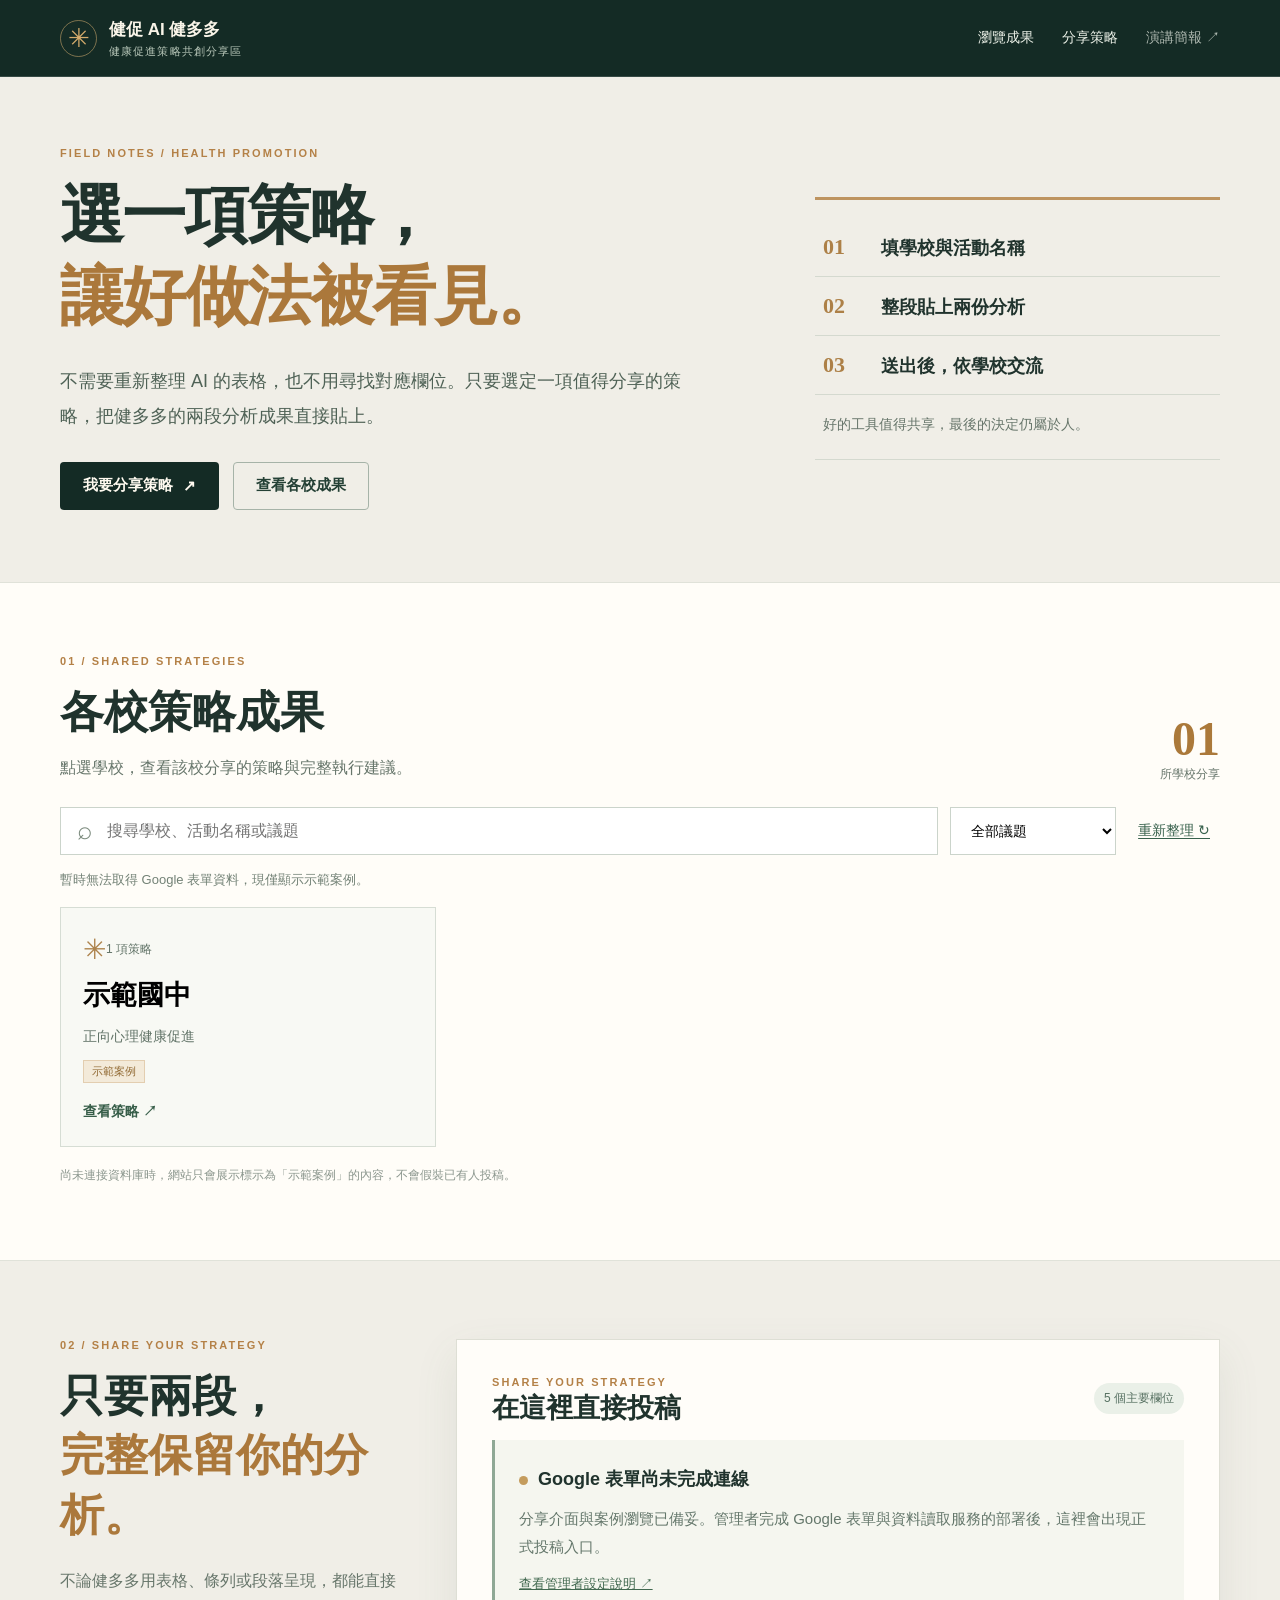
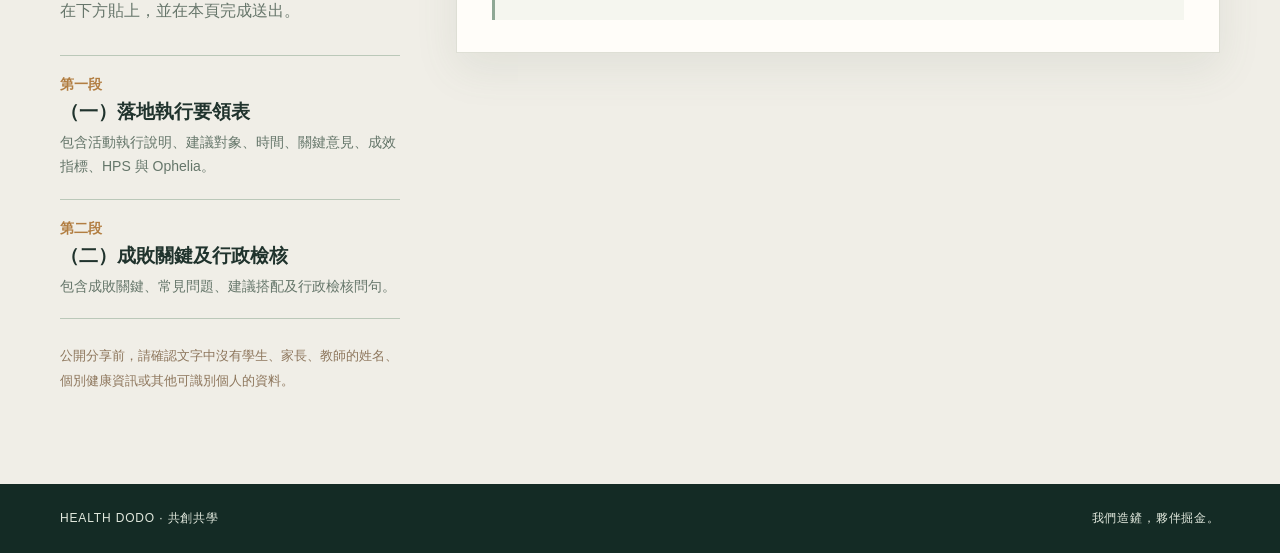
<file: share/index.html>
<!doctype html>
<html lang="zh-Hant-TW">
<head>
  <meta charset="utf-8">
  <meta name="viewport" content="width=device-width,initial-scale=1,viewport-fit=cover">
  <meta name="theme-color" content="#142b25">
  <meta name="description" content="健多多健康促進策略共創分享區：貼上健多多分析成果，依學校交流落地策略。">
  <title>策略共創分享區｜健促 AI 健多多</title>
  <link rel="stylesheet" href="./styles.css">
  <script src="./config.js" defer></script>
  <script src="./demo-data.js" defer></script>
  <script src="./app.js" defer></script>
</head>
<body>
  <header class="masthead">
    <div class="container masthead-inner">
      <a class="identity" href="../" aria-label="返回健多多演講簡報"><span class="brand-mark">✳</span><span><strong>健促 AI 健多多</strong><small>健康促進策略共創分享區</small></span></a>
      <nav aria-label="主要導覽"><a href="#explore">瀏覽成果</a><a href="#contribute">分享策略</a><a class="nav-plain" href="../">演講簡報 ↗</a></nav>
    </div>
  </header>

  <main>
    <section class="intro container" aria-labelledby="intro-title">
      <div class="intro-copy">
        <div class="eyebrow">FIELD NOTES / HEALTH PROMOTION</div>
        <h1 id="intro-title">選一項策略，<br><em>讓好做法被看見。</em></h1>
        <p>不需要重新整理 AI 的表格，也不用尋找對應欄位。只要選定一項值得分享的策略，把健多多的兩段分析成果直接貼上。</p>
        <div class="intro-actions"><a href="#contribute" class="action action-gold">我要分享策略 <span aria-hidden="true">↗</span></a><a href="#explore" class="action action-outline">查看各校成果</a></div>
      </div>
      <div class="intro-aside" aria-label="分享步驟">
        <div class="step"><b>01</b><span>填學校與活動名稱</span></div>
        <div class="step"><b>02</b><span>整段貼上兩份分析</span></div>
        <div class="step"><b>03</b><span>送出後，依學校交流</span></div>
        <div class="intro-line">好的工具值得共享，最後的決定仍屬於人。</div>
      </div>
    </section>

    <section class="collection" id="explore" aria-labelledby="collection-title">
      <div class="container">
        <div class="section-heading"><div><p class="eyebrow">01 / SHARED STRATEGIES</p><h2 id="collection-title">各校策略成果</h2><p>點選學校，查看該校分享的策略與完整執行建議。</p></div><div class="collection-stats"><strong id="school-total">—</strong><span>所學校分享</span></div></div>
        <div class="filters">
          <label class="search-field"><span class="search-icon" aria-hidden="true">⌕</span><input id="search-box" type="search" placeholder="搜尋學校、活動名稱或議題" aria-label="搜尋學校、活動名稱或議題"></label>
          <label class="select-label"><span class="sr-only">篩選議題</span><select id="topic-filter"><option value="">全部議題</option><option>視力保健</option><option>口腔保健</option><option>全民健保</option><option>健康體位</option><option>菸檳防制</option><option>全面性教育</option><option>正向心理健康促進</option><option>其他</option></select></label>
          <button id="refresh-btn" class="quiet-button" type="button">重新整理 ↻</button>
        </div>
        <div id="connection-state" class="connection-state" role="status" aria-live="polite"></div>
        <div id="schools" class="school-grid" aria-label="學校策略成果"></div>
        <p id="empty-message" class="empty" hidden>沒有符合條件的成果，請更換搜尋詞。</p>
        <div class="demo-caption">尚未連接資料庫時，網站只會展示標示為「示範案例」的內容，不會假裝已有人投稿。</div>
      </div>
    </section>

    <section class="submit-section" id="contribute" aria-labelledby="submit-title">
      <div class="container submit-layout">
        <div class="submit-aside"><p class="eyebrow">02 / SHARE YOUR STRATEGY</p><h2 id="submit-title">只要兩段，<br><em>完整保留你的分析。</em></h2><p>不論健多多用表格、條列或段落呈現，都能直接在下方貼上，並在本頁完成送出。</p>
          <div class="paste-guide"><div><span>第一段</span><strong>（一）落地執行要領表</strong><small>包含活動執行說明、建議對象、時間、關鍵意見、成效指標、HPS 與 Ophelia。</small></div><div><span>第二段</span><strong>（二）成敗關鍵及行政檢核</strong><small>包含成敗關鍵、常見問題、建議搭配及行政檢核問句。</small></div></div>
          <p class="privacy">公開分享前，請確認文字中沒有學生、家長、教師的姓名、個別健康資訊或其他可識別個人的資料。</p>
        </div>
        <div class="form-wrapper"><div class="form-head"><div><span class="eyebrow">SHARE YOUR STRATEGY</span><h3>在這裡直接投稿</h3></div><span class="field-count">5 個主要欄位</span></div>
          <div id="form-connected" hidden>
  <p class="form-intro">直接在下方填寫「代表學校、健康促進議題、活動名稱」，再把兩份分析全文貼上。送出後資料會儲存至 Google 回覆資料庫，不必離開本網站。</p>
  <div class="embedded-form-shell" id="form-embed-panel">
    <div class="embed-header"><span>策略分享填寫區</span><small>共 5 個主要欄位 · 可直接貼上完整分析</small></div>
    <p id="embed-loading" class="embed-loading" role="status">正在載入投稿欄位…</p>
    <iframe id="form-frame" title="健多多策略分享填寫區" referrerpolicy="strict-origin-when-cross-origin"></iframe>
  </div>
  <div class="submitted-hint"><p>完成送出後，點選「更新分享成果」，即可查看各校最新提交的策略。若表單顯示帳號驗證畫面，請管理者檢查網域填寫權限。</p><button type="button" class="action action-outline" id="view-submissions">更新分享成果 ↻</button></div>
</div>
          <div id="form-unconnected" class="connect-placeholder"><span class="not-connected-dot"></span><strong>Google 表單尚未完成連線</strong><p>分享介面與案例瀏覽已備妥。管理者完成 Google 表單與資料讀取服務的部署後，這裡會出現正式投稿入口。</p><a href="./SETUP.md" target="_blank" rel="noopener noreferrer">查看管理者設定說明 ↗</a></div>
        </div>
      </div>
    </section>
  </main>

  <footer><div class="container footer-inner"><span>HEALTH DODO · 共創共學</span><span>我們造鏟，夥伴掘金。</span></div></footer>

  <dialog id="school-dialog" class="school-dialog" aria-labelledby="school-dialog-title"><div class="dialog-bar"><span class="eyebrow">SCHOOL COLLECTION</span><button type="button" class="close-button" data-close="school-dialog" aria-label="關閉學校頁">✕</button></div><h2 id="school-dialog-title"></h2><p class="dialog-description">選擇一項活動，閱讀完整的策略內容。</p><div id="school-strategies" class="school-strategies"></div></dialog>
  <dialog id="strategy-dialog" class="strategy-dialog" aria-labelledby="strategy-title"><div class="dialog-bar"><span class="eyebrow">STRATEGY DETAILS</span><button type="button" class="close-button" data-close="strategy-dialog" aria-label="關閉策略頁">✕</button></div><div id="strategy-details"></div></dialog>
</body></html>
</file>
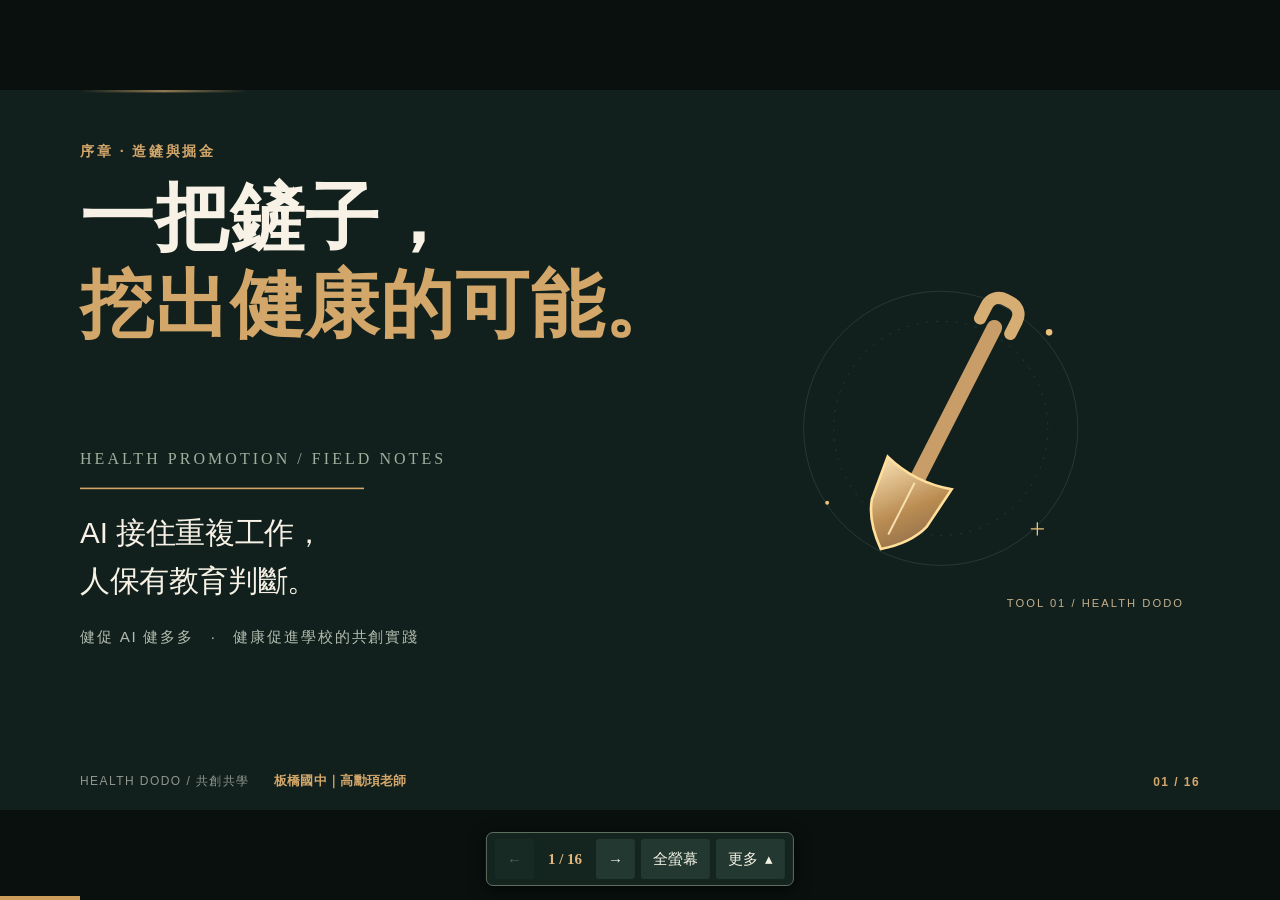
<file: decks/health-dodo.html>
<!doctype html><html lang="zh-Hant-TW"><head><meta charset="utf-8"><meta name="viewport" content="width=device-width, initial-scale=1,viewport-fit=cover"><meta name="theme-color" content="#11201d"><title>健多多｜一把鏟子，挖出健康的可能</title><style>
:root{--ink:#f7f1e6;--accent:#d3a66a;--dark:#11201d;--deep:#0c1917;--light:#f0ede4;--light-ink:#1a2925;--fine:#9fae9d;--green:#94c3a5;--line:rgba(255,255,255,.19)}
*{box-sizing:border-box}html,body{margin:0;background:#09100e;color:var(--ink);font-family:"Noto Sans CJK TC","PingFang TC","Microsoft JhengHei",sans-serif;overflow:hidden}button,a{font:inherit}button{cursor:pointer}#frame{position:absolute;width:1600px;height:900px;left:50%;top:50%;transform:translate(-50%,-50%) scale(var(--scale,1));transform-origin:center;overflow:hidden;isolation:isolate;background:var(--deep)}
.slide{position:absolute;inset:0;display:none;padding:64px 100px 76px;overflow:hidden;background:var(--dark);color:var(--ink);isolation:isolate}
.slide.active{display:block;animation:slidein .38s ease both}.slide.paper{background:#eeeae0;color:var(--light-ink);--accent:#9a673a;--line:rgba(32,49,40,.22)}
.slide.dark{background:#11201d;color:#f7f1e6}
.slide::before{content:"";position:absolute;inset:0;pointer-events:none;z-index:-1;background-image:linear-gradient(90deg,transparent 49.92%,rgba(198,176,139,.045) 50%,transparent 50.08%);opacity:.35}
.slide.paper:before{background-image:repeating-linear-gradient(0deg,transparent 0px,transparent 64px,rgba(42,66,47,.024) 65px)}
.chapter{font-size:18px;letter-spacing:.16em;font-weight:750;color:var(--accent);margin:0 0 18px}.slide h1{font-family:"Noto Serif CJK TC","Noto Serif TC",serif;font-size:71px;line-height:1.22;font-weight:800;letter-spacing:.018em;margin:0 0 40px;max-width:1360px}.slide h1 em,.accent{font-style:normal;color:var(--accent)}p,h3,h4,blockquote{margin:0}.page-footer{position:absolute;bottom:25px;left:100px;right:100px;display:flex;align-items:center;justify-content:space-between;font-size:15px;letter-spacing:.12em;color:color-mix(in srgb,currentColor 56%,transparent)}.page-footer b{font-variant-numeric:tabular-nums;font-weight:650;color:var(--accent)}
.slide.cover h1{font-size:92px;margin:10px 0 30px;line-height:1.18}.cover-layout{display:grid;grid-template-columns:1fr 640px;gap:32px;align-items:center}.cover-copy{padding:10px 0 0}.cover-rule{width:355px;height:2px;background:var(--accent);margin:25px 0}.overline{font-family:Georgia,serif;letter-spacing:.19em;color:var(--fine);font-size:20px}.cover-slogan{font-size:37px;line-height:1.6;font-weight:450}.cover-caption{font-size:19px;letter-spacing:.11em;color:#b1bbae;margin-top:28px}.shovel-wrap{height:430px;position:relative;display:flex;align-items:flex-start;justify-content:center;padding-top:10px}.shovel-svg{height:408px;width:620px;transform:translateY(-16px)}.art-caption{position:absolute;right:20px;bottom:18px;font-size:14px;letter-spacing:.18em;color:#c5b18e}.slide.active .shovel-svg{animation:shovel-in 1.1s ease both}
.landscape-layout{display:grid;grid-template-columns:790px 1fr;gap:54px;align-items:center;margin-top:-8px}.landscape-visual{position:relative;overflow:hidden;background:#e7dbc7;border:1px solid #bca88c;height:450px}.geology-svg{width:100%;height:100%}.landscape-cap{position:absolute;left:26px;top:24px;font-size:23px;color:#263931;font-family:"Noto Serif CJK TC",serif;font-weight:650}.landscape-list>div{padding:18px 0 20px;border-bottom:1px solid #9e9e88;display:flex;flex-direction:column;gap:5px}.landscape-list span{color:#906743;font-size:17px;letter-spacing:.1em}.landscape-list b{font-size:28px;font-weight:700}.landscape-list small{font-size:19px;color:#5c6a5f;line-height:1.45}
.road-area{height:325px;margin:-20px 0 20px}.road-svg{width:100%;height:100%}.drive-car{offset-path:path('M22 245C130 225 168 73 323 109s163 192 330 150 129-140 205-139');offset-distance:8%;offset-rotate:auto}.slide.active .drive-car{animation:drive 4s ease-in-out forwards}.driver-roles{display:grid;grid-template-columns:1fr 2px 1fr;gap:50px;align-items:center}.driver-roles>div:not(.role-divider){display:grid;grid-template-columns:52px 1fr;column-gap:20px;align-items:center}.driver-roles h3{font-size:31px}.driver-roles p{grid-column:2;font-size:22px;color:#bbc6b9;margin-top:7px}.role-marker{width:50px;height:50px;border:1px solid var(--accent);display:flex;align-items:center;justify-content:center;color:var(--accent);font:600 24px Georgia}.role-marker.human{border-color:#8abb9d;color:#8abb9d}.role-divider{height:76px;background:#62746d}.footnote{font-size:15px;color:#9fad9e;margin-top:23px}
.split-panels{display:grid;grid-template-columns:1fr 1fr;gap:22px;height:462px}.split-panels>div{padding:30px 42px;display:flex;flex-direction:column}.panel-ai{background:#183a33;color:#f6f2e9}.panel-human{background:#dfd6c6;color:#1d322d;border:1px solid #bcb6a6}.split-panels strong{font:700 62px Georgia,serif;letter-spacing:.04em;margin-bottom:10px}.split-panels span{font-size:25px;letter-spacing:.12em;opacity:.8;margin-bottom:19px}.split-panels ol{margin:0;padding-left:28px;display:grid;gap:17px}.split-panels li{font-size:30px;line-height:1.35}
.archive-layout{display:grid;grid-template-columns:1.05fr .95fr;gap:56px;align-items:center}.archive-quote blockquote{font-family:"Noto Serif CJK TC",serif;font-size:43px;line-height:1.55}.archive-quote strong{color:#8c5d34}.archive-meta{display:grid;grid-template-columns:1fr 1fr;gap:18px;margin-top:36px}.archive-meta span{font-size:28px;border-top:1px solid #acb0a2;padding:14px 0 12px;font-weight:600;color:#27372f}.archive-art{height:390px;position:relative;background:#dfd6c6;overflow:hidden;border:1px solid #b0a48e}.photo-slice{position:absolute;inset:0;background-size:cover;background-position:center;opacity:.32;filter:saturate(.5)}.doc-stack{position:absolute;inset:0}.doc{position:absolute;width:250px;height:295px;padding:24px;background:#f6f2e9;box-shadow:0 12px 26px #554a3a45;border:1px solid #afa58e;display:flex;flex-direction:column}.doc small{font-size:14px;color:#6d6d58;margin-bottom:30px}.doc b{font-size:25px;color:#28372f;margin-bottom:29px}.doc i{display:block;background:#afb2a5;width:100%;height:8px;margin:9px 0}.doc i:nth-last-child(2){width:76%}.doc i:nth-last-child(1){width:88%}.doc.a{left:35px;top:46px;transform:rotate(-11deg)}.doc.b{left:185px;top:33px;transform:rotate(5deg)}.doc.c{left:320px;top:57px;transform:rotate(13deg)}.photo-credit{font-size:13px;color:#667469;margin-top:8px}
.issue-layout{display:grid;grid-template-columns:1.2fr .8fr;gap:75px;align-items:center;margin-top:-8px}.issue-list{display:grid;grid-template-columns:1fr 1fr;column-gap:37px;row-gap:10px}.issue-row{display:grid;grid-template-columns:48px 1fr;column-gap:10px;align-items:start;min-height:106px;border-top:1px solid #4f6259;padding-top:12px}.issue-row span{color:var(--accent);font:600 26px Georgia,serif}.issue-row b{font-size:27px;line-height:1.35}.issue-row small{grid-column:2;font-size:17px;color:#afbbac;margin-top:1px}.issue-thesis{border-left:2px solid var(--accent);padding-left:36px}.issue-numeral{font:700 88px Georgia;color:#d2b17c;opacity:.6}.issue-title{font:700 34px "Noto Serif CJK TC",serif;color:#d2b17c;opacity:1;letter-spacing:.08em;display:block;margin-bottom:14px}.issue-thesis p{font-family:"Noto Serif CJK TC",serif;font-size:36px;line-height:1.55}.issue-thesis p span{color:var(--accent)}.issue-bar{width:83%;height:3px;background:#916f4f;margin:22px 0}.issue-thesis small{font-size:20px;line-height:1.6;color:#b8c4b7}
.flow-compare{display:grid;gap:22px}.flow-old,.flow-new{display:grid;grid-template-columns:110px repeat(7,1fr);align-items:center;gap:8px;padding:18px 16px;position:relative;border:1px solid #bbb7a9}.flow-old{opacity:.62}.flow-old span,.flow-new span{font:700 19px Georgia;color:#866e53}.flow-old>div,.flow-new>div{padding:21px 7px;text-align:center;font-size:24px;font-weight:700;background:#d5d4ca}.flow-new>div{background:#d0dfd3;color:#244c40;border:1px solid #92ac9a}.flow-old i,.flow-new i{font-size:24px;text-align:center;font-style:normal;color:#a17e4d}.flow-old small,.flow-new small{position:absolute;right:16px;bottom:-26px;font-size:17px;color:#6c7467}.flow-new{margin-top:40px}.loop-line{position:relative;margin:35px 135px 0;height:100px;color:#527c61}.loop-line svg{height:100%;width:100%}.loop-line span{position:absolute;top:49px;left:44%;font-size:21px;background:#eeeae0;padding:0 18px}
.principle-contrast{display:grid;grid-template-columns:1fr 110px 1fr;gap:30px;align-items:center;height:372px}.principle-contrast>div:not(.pc-arrow){padding:30px 28px;border-top:2px solid #96a699;height:300px;position:relative}.pc-old{opacity:.62;background:linear-gradient(90deg,rgba(255,255,255,.03),transparent)}.principle-contrast span{font-size:22px;letter-spacing:.11em;color:var(--accent)}.principle-contrast strong{display:block;font-family:"Noto Serif CJK TC",serif;font-size:61px;margin:27px 0 16px}.principle-contrast p{font-size:26px;color:#c5d0c0}.pc-arrow{text-align:center;font-size:85px;color:var(--accent)}.pc-new{background:linear-gradient(90deg,rgba(171,134,91,.12),transparent)}.principle-banner{border-top:1px solid #64766b;padding:22px 0;font-size:26px;letter-spacing:.08em;color:#b5cfb8}
.ophelia-layout{display:grid;grid-template-columns:1fr 310px 1fr;gap:15px;align-items:center;margin-top:-18px}.principle-row{display:grid;grid-template-columns:45px 1fr;gap:12px;padding:13px 0;border-bottom:1px solid #b9b8a9;align-items:center;min-height:106px}.principle-row>span{color:#906e41;font:700 24px Georgia}.principle-row b{display:block;font-size:25px}.principle-row small{font-size:17px;color:#65776b}.ophelia-hub{position:relative;color:#7d865d;height:320px}.ophelia-hub svg{width:100%;height:100%}.ophelia-hub strong{position:absolute;top:43%;left:0;width:100%;text-align:center;font:700 34px Georgia;color:#285845}.ophelia-hub span{position:absolute;top:60%;left:0;width:100%;text-align:center;font-size:14px;color:#58735e}.ophelia-foot{font-size:19px;color:#58735e;margin-top:11px}
.zones{display:grid;grid-template-columns:repeat(3,1fr);gap:0;margin-top:8px;border-top:1px solid #6b7769;border-bottom:1px solid #6b7769}.zone-col{padding:23px 34px 28px;min-height:395px;border-right:1px solid #6b7769;display:flex;flex-direction:column}.zone-col:last-child{border-right:0}.zone-no{font:700 90px Georgia;color:#e3b67a;line-height:1}.zone-col small{font-size:17px;color:#a1b5a4;margin:10px 0 25px;letter-spacing:.16em}.zone-col b{font-size:27px;color:#a1b5a4}.zone-col strong{font:800 62px "Noto Serif CJK TC",serif;margin:10px 0}.zone-col p{font-size:23px;line-height:1.5;color:#becabc}.zone-footer{margin-top:28px;font-size:24px;color:var(--accent)}
.workflow-case{display:flex;align-items:center;gap:16px;border-left:3px solid #ab8452;padding:12px 20px;margin:0 0 38px;background:#e0ddcf}.workflow-case span{font-size:17px;letter-spacing:.1em;color:#78765d}.workflow-case strong{font-size:30px}.workflow-case p{font-size:20px;color:#66766b;margin-left:auto}.workflow-steps{display:grid;grid-template-columns:repeat(5,1fr 32px) 1fr;gap:3px;align-items:center;margin-top:12px}.workflow-step{display:flex;flex-direction:column;min-width:0;min-height:205px;justify-content:center;padding:14px;background:#ddd9ca;border-top:5px solid #91a99a}.workflow-step .num{font:700 22px Georgia;color:#8a6e49;margin-bottom:20px}.workflow-step b{font-size:28px;line-height:1.35}.workflow-step small{font-size:18px;color:#64776c;margin-top:12px;line-height:1.45}.workflow-step.human-step{background:#1a4b3c;color:#f6f1e8;border-top-color:#d3a66a}.workflow-step.human-step .num{color:#ecc48e}.workflow-step.human-step small{color:#c3d3c4}.workflow-arrow{text-align:center;font-size:32px;color:#8b795a}.decision-quote{margin-top:34px;display:flex;align-items:center;gap:25px}.decision-quote strong{border:1px solid #9a774c;color:#90683d;padding:12px 18px;font-size:20px}.decision-quote span{font-size:27px;font-weight:650}
.continuity-layout{display:grid;grid-template-columns:325px 100px 1fr;gap:10px;align-items:center;margin-top:14px}.continuity-source>span{font-size:18px;letter-spacing:.13em;color:#b7bdaa}.minidoc{background:#efe9d9;color:#2d3a32;min-height:300px;margin-top:14px;padding:28px 24px;box-shadow:8px 8px 0 #7b82754d;display:flex;flex-direction:column}.minidoc b{font-size:28px;margin-bottom:25px}.minidoc i{height:9px;background:#b8beb1;width:100%;margin:10px 0}.minidoc i:nth-of-type(2){width:76%}.minidoc i:nth-of-type(3){width:89%}.minidoc i:nth-of-type(4){width:64%}.minidoc small{font-size:18px;margin-top:auto;color:#647769}.continuity-path svg{width:100%;height:190px;color:#d3a66a}.continuity-choices{display:grid;grid-template-columns:repeat(3,1fr);gap:12px}.continuity-choices>div{border-top:3px solid #d3a66a;border-bottom:1px solid #6d776d;padding:18px 16px 20px;min-height:300px}.continuity-choices span{font:700 17px Georgia;color:#d3a66a;letter-spacing:.1em}.continuity-choices b{display:block;font:700 50px "Noto Serif CJK TC",serif;margin:38px 0 20px}.continuity-choices p{font-size:22px;color:#c8d0c2;line-height:1.5}.continuity-line{font-size:24px;color:#d8b884;padding:20px 0;margin-top:27px;border-top:1px solid #6b7769}
.topics-layout{display:grid;grid-template-columns:1.1fr .9fr;gap:95px;align-items:center;margin-top:-14px}.topics-list{display:grid;grid-template-columns:1fr 1fr;gap:0 35px}.topic-line{display:grid;grid-template-columns:48px 1fr 12px;align-items:center;border-bottom:1px solid #b9b6a9;padding:13px 0;min-height:95px}.topic-line>span:first-child{font:700 24px Georgia;color:#8b673e}.topic-line strong{font-size:27px}.topic-dot{width:8px;height:8px;border-radius:50%;background:#a88d6d}.topics-aside{border-left:2px solid #a88153;padding-left:45px}.topics-aside>span{font:700 130px Georgia;color:#a87a45;line-height:1}.topics-aside p{font:700 39px "Noto Serif CJK TC",serif;line-height:1.6;margin:25px 0}.topics-small{font-size:21px;color:#5e7368}
.guard-layout{display:grid;grid-template-columns:280px 1fr;gap:70px;align-items:center}.guard-symbol{height:270px;width:270px;border:9px solid #bb775e;border-radius:50%;display:flex;align-items:center;justify-content:center;color:#eab69b;font:700 220px Georgia}.guard-rule{display:grid;grid-template-columns:52px 1fr;gap:14px;padding:15px 0;border-bottom:1px solid #596f61}.guard-rule>span{font:600 25px Georgia;color:#d5ad78}.guard-rule b{font-size:31px;line-height:1.4}.guard-rule small{display:block;color:#bccabc;font-size:20px;line-height:1.4;margin-top:5px}.guard-strap{font-size:25px;color:#d5ad78;margin-top:32px;border-left:3px solid #d5ad78;padding-left:18px}
.branch-core{background:#214b3d;color:#faf6ed;padding:24px 30px;text-align:center;max-width:850px;margin:0 auto}.branch-core span{font:700 17px Georgia;letter-spacing:.13em;color:#d1b185;display:block;margin-bottom:5px}.branch-core strong{font-size:30px}.branch-connector{height:90px;position:relative;width:71%;margin:0 auto}.branch-connector:before{content:"";position:absolute;left:0;right:0;top:46px;border-top:2px solid #ac8b5b}.branch-connector:after{content:"";position:absolute;left:50%;top:0;height:47px;border-left:2px solid #ac8b5b}.branch-connector i{position:absolute;top:46px;height:43px;border-left:2px solid #ac8b5b}.branch-connector i:nth-child(1){left:0}.branch-connector i:nth-child(2){left:50%}.branch-connector i:nth-child(3){right:0}.branch-targets{display:grid;grid-template-columns:repeat(3,1fr);gap:22px}.branch-targets>div{min-height:246px;border-top:3px solid #a17b4a;padding:17px 16px 13px;background:#e1dcd0}.branch-targets span{font-size:18px;color:#82633d}.branch-targets b{display:block;font:700 39px Georgia,serif;margin:22px 0 12px;color:#25483d}.branch-targets small{font-size:21px;color:#647468;line-height:1.5}.branch-note{font-size:18px;color:#68786e;margin-top:22px}
.final-layout{display:grid;grid-template-columns:1fr 680px;align-items:center;gap:15px}.final-copy p{font-family:"Noto Serif CJK TC",serif;font-size:36px;line-height:1.75}.final-copy blockquote{font:700 42px "Noto Serif CJK TC",serif;color:var(--accent);line-height:1.5;margin-top:40px}.final-visual{position:relative;height:455px}.cycle-lines{position:absolute;inset:8px 0 0 0;width:100%;height:360px;color:#d4ab71}.cycle-card{position:absolute;width:210px;height:110px;border:1px solid rgba(212,171,113,.85);background:#17362f;display:flex;flex-direction:column;align-items:center;justify-content:center;box-shadow:0 10px 26px rgba(0,0,0,.18)}.cycle-card strong{font-size:28px;font-family:"Noto Serif CJK TC",serif}.cycle-card small{font-size:21px;color:#b7c9b2;margin-top:7px}.cycle-card.card-a{left:70px;top:36px}.cycle-card.card-b{right:44px;top:154px}.cycle-card.card-c{left:92px;bottom:46px}.cycle-caption{position:absolute;bottom:0;left:50%;transform:translateX(-50%);font-size:22px;letter-spacing:.14em;color:var(--accent)}
/* UI: choose a functional restrained instrument bar instead of browser-glass ornament */
#controls{position:fixed;z-index:1000;left:50%;bottom:14px;transform:translateX(-50%);display:flex;align-items:center;gap:8px;background:#14251f;padding:6px 9px;border:1px solid #5e6e61;box-shadow:0 3px 16px #0009;border-radius:5px;pointer-events:auto}#controls button{border:0;background:#223830;color:#f2f1e5;border-radius:3px;font-size:15px;padding:10px 12px;min-height:40px}#controls button:hover,#controls button:focus-visible{outline:2px solid #e7bc80;outline-offset:1px}#controls button:disabled{opacity:.3}#counter{font:700 15px Georgia,serif;color:#e2b67d;padding:0 8px;white-space:nowrap}#progress{position:fixed;z-index:1001;bottom:0;height:4px;width:0;background:#cc9d5b;left:0;transition:width .2s}body.clean #controls{opacity:0;pointer-events:none}body.clean #progress{opacity:0}
#notes{position:fixed;z-index:1002;right:15px;bottom:80px;width:520px;max-height:52vh;overflow:auto;padding:20px 23px;background:#f1eee4;color:#172820;border:2px solid #7c9b81;box-shadow:0 14px 36px #0008}#notes h2{font-size:18px;color:#81603c;margin:0 0 12px}#notes p{font-size:20px;line-height:1.7}
dialog{width:min(780px,93vw);max-height:82vh;overflow:auto;border:2px solid #c3a173;background:#f4efe4;color:#1c3027;padding:28px;border-radius:3px}dialog::backdrop{background:#06130ecb}dialog h2{margin:0 0 15px;font-size:27px}dialog button{border:1px solid #425a49;background:#214537;color:#f8f1e5;padding:12px 15px;margin:10px 8px 0 0;cursor:pointer}#overviewList{display:grid;grid-template-columns:1fr 1fr;gap:8px}#overviewList button{text-align:left;font-size:16px;line-height:1.5;margin:0}#overviewList button.current{outline:3px solid #ba8854}[hidden]{display:none!important}
.slide.active .issue-row,.slide.active .principle-row,.slide.active .zone-col,.slide.active .workflow-step,.slide.active .guard-rule,.slide.active .branch-targets>div{animation:reveal .55s ease both}.slide.active .issue-row:nth-child(2),.slide.active .principle-row:nth-child(2),.slide.active .zone-col:nth-child(2),.slide.active .workflow-step:nth-child(3),.slide.active .branch-targets>div:nth-child(2){animation-delay:.1s}.slide.active .issue-row:nth-child(3),.slide.active .principle-row:nth-child(3),.slide.active .zone-col:nth-child(3),.slide.active .workflow-step:nth-child(5),.slide.active .branch-targets>div:nth-child(3){animation-delay:.2s}
@keyframes reveal{from{opacity:0;translate:0 15px}to{opacity:1;translate:0 0}}@keyframes slidein{from{opacity:.65}to{opacity:1}}@keyframes shovel-in{from{opacity:0;transform:translate(14px,28px) rotate(-5deg)}to{opacity:1;transform:translate(0,0) rotate(0)}}@keyframes drive{from{offset-distance:6%}to{offset-distance:91%}}
@media(prefers-reduced-motion:reduce){*,*::before,*::after{animation:none!important;transition:none!important}}
@media(max-width:650px){#controls{padding:3px;gap:2px}#controls button{font-size:12px;padding:6px 8px;min-height:32px}.wide-control{display:none}}
@page{size:16.666667in 9.375in;margin:0}@media print{html,body{width:1600px;height:auto;overflow:visible;-webkit-print-color-adjust:exact;print-color-adjust:exact}#frame{position:static;transform:none!important;height:auto;overflow:visible}.slide,.slide.active{display:block;position:relative;width:1600px;height:900px;break-after:page;page-break-after:always;animation:none!important}.slide *{animation:none!important}#controls,#progress,#notes,dialog{display:none!important}}

/* v6 overrides */
.flow-compare{display:grid;gap:28px;margin-top:6px}
.flow-track{display:grid!important;grid-template-columns:130px 1fr!important;gap:22px;align-items:center;padding:22px 24px;position:relative;border:1px solid #bbb7a9;min-height:142px}
.flow-track.old{opacity:.72}
.flow-label{font:700 22px Georgia,serif;color:#866e53}
.flow-steps-lg{display:grid!important;grid-template-columns:1fr 52px 1fr 52px 1fr 52px 1fr!important;align-items:center;gap:8px}
.flow-steps-lg>div{padding:24px 10px;text-align:center;font-size:29px;font-weight:700;background:#d5d4ca}
.flow-track.new .flow-steps-lg>div{background:#d0dfd3;color:#244c40;border:1px solid #92ac9a}
.flow-steps-lg i{font-size:34px;text-align:center;font-style:normal;color:#a17e4d}
.flow-track small{grid-column:2;font-size:21px;color:#6c7467;margin-top:6px}


/* V7: correct the hero visual's vertical anchor and unify the final diagram. */
.slide.cover .shovel-wrap { position:relative; transform:translateY(-140px); }
.slide.cover .art-caption { bottom:-6px; }
.final-visual.cycle-visual { position:relative; height:455px; overflow:visible; }
.cycle-flow-svg { display:block; width:680px; height:455px; max-width:100%; overflow:visible; }
#controls .share-control{display:inline-flex;align-items:center;justify-content:center;min-height:40px;padding:9px 13px;background:#d5ab73;color:#15251e;border-radius:3px;font-size:14px;font-weight:700;white-space:nowrap;text-decoration:none}#controls .share-control:hover,#controls .share-control:focus-visible{background:#e8c89a;outline:2px solid #e7bc80;outline-offset:1px}@media(max-width:700px){#controls .share-control{padding:6px 8px;font-size:12px;min-height:32px}}.page-footer .speaker-credit{display:inline-block;margin-left:24px;font-weight:750;font-size:16px;letter-spacing:.04em;color:var(--accent);white-space:nowrap}

/* V9 - compact navigation; secondary actions open in an upward menu */
#controls{gap:6px;padding:6px 8px;border-radius:7px;max-width:calc(100vw - 16px)}
#controls .more-wrap{position:relative;display:flex;align-items:center}
#controls #moreBtn{white-space:nowrap;display:flex;align-items:center;gap:7px}
#controls #moreBtn[aria-expanded="true"]{background:#45624f;outline:1px solid #d9ad72}
#controls .more-menu{position:absolute;right:0;bottom:calc(100% + 12px);width:210px;max-width:calc(100vw - 24px);padding:8px;z-index:1100;background:#172b23;border:1px solid #738876;border-radius:9px;box-shadow:0 14px 34px #000b;display:grid;gap:5px}
#controls .more-menu[hidden]{display:none!important}
#controls .more-menu button,#controls .more-menu a.share-control{display:flex;align-items:center;justify-content:flex-start;width:100%;box-sizing:border-box;text-align:left;padding:11px 13px;min-height:42px;font-size:15px;margin:0;border-radius:4px;color:#f1f0e4;text-decoration:none;background:#273f34}
#controls .more-menu button:hover,#controls .more-menu button:focus-visible,#controls .more-menu a.share-control:hover,#controls .more-menu a.share-control:focus-visible{background:#476351;outline:2px solid #dfb777;outline-offset:-1px}
#controls .more-menu a.share-control{background:#b98b54;color:#10231c;font-weight:750}
#controls .more-menu a.share-control:hover,#controls .more-menu a.share-control:focus-visible{background:#e8c89a;color:#10231c}
@media(max-width:650px){#controls{gap:3px;padding:4px 5px}#controls #fullBtn{font-size:12px}#controls #moreBtn{font-size:12px}}
/* V10 — motion is narrative: restrained entry, workflow sequencing and SVG line tracing. */
.slide.active{animation:scene-appear .52s cubic-bezier(.18,.7,.3,1) both}
.slide.active::after{content:"";position:absolute;z-index:6;pointer-events:none;top:0;left:100px;height:3px;width:210px;background:linear-gradient(90deg,transparent,var(--accent),transparent);transform-origin:left center;animation:scene-underline 1.15s cubic-bezier(.2,.7,.3,1) both;opacity:.65}
.slide.active .chapter{animation:move-in-soft .5s .03s both}
.slide.active h1{animation:move-in-headline .76s cubic-bezier(.17,.8,.3,1) .08s both}
.slide.active h1 em,.slide.active h1 .accent{animation:headline-glow 1.25s .48s ease-out both}
/* 1 — headline, tool and a gentle peripheral light, keeping the shovel stationary after entry. */
.slide.cover .shovel-wrap::before{content:"";position:absolute;pointer-events:none;left:15%;right:15%;top:12%;bottom:8%;border-radius:50%;background:radial-gradient(ellipse at center,rgba(216,173,105,.21),transparent 65%);opacity:0}
.slide.cover.active .shovel-wrap::before{animation:subtle-light 4.5s ease-in-out 1.1s infinite}
.slide.cover.active .cover-rule{animation:draw-rule .8s .58s both;transform-origin:left center}
.slide.cover.active .cover-copy .overline,.slide.cover.active .cover-copy .cover-slogan,.slide.cover.active .cover-copy .cover-caption{animation:move-in-soft .65s both}
.slide.cover.active .cover-copy .overline{animation-delay:.25s}.slide.cover.active .cover-copy .cover-slogan{animation-delay:.48s}.slide.cover.active .cover-copy .cover-caption{animation-delay:.75s}
/* 2 — geology comes in as one composition; individual gold pieces shimmer once. */
.slide.terrain.active .landscape-visual{animation:visual-enter .95s .28s both}
.slide.terrain.active .landscape-list>div{animation:move-in-soft .53s both}
.slide.terrain.active .landscape-list>div:nth-child(1){animation-delay:.36s}
.slide.terrain.active .landscape-list>div:nth-child(2){animation-delay:.57s}
.slide.terrain.active .landscape-list>div:nth-child(3){animation-delay:.78s}
.slide.terrain.active .geology-svg g[fill^="url(#geoGold"]{animation:gold-signal 1.25s 1.2s ease-out both}
/* 3 — road/car existing motion preserved, the two responsibilities appear in sequence. */
.slide.motion-slide.active .road-area{animation:visual-enter .7s .2s both}
.slide.motion-slide.active .driver-roles>div:not(.role-divider){animation:move-in-soft .64s both}
.slide.motion-slide.active .driver-roles>div:first-child{animation-delay:.66s}
.slide.motion-slide.active .driver-roles>div:last-child{animation-delay:1s}
.slide.motion-slide.active .role-divider{animation:grow-vertical .7s .65s both}
.slide.motion-slide.active .footnote{animation:fade-clarify .7s 1.35s both}
/* 4 — distinct AI and human halves meet; lists cascade instead of fading simultaneously. */
.slide.split-slide.active .panel-ai{animation:panel-from-left .72s .22s both}
.slide.split-slide.active .panel-human{animation:panel-from-right .72s .37s both}
.slide.split-slide.active .split-panels li{animation:move-in-soft .48s both}
.slide.split-slide.active .split-panels li:nth-child(1){animation-delay:.82s}
.slide.split-slide.active .split-panels li:nth-child(2){animation-delay:1s}
.slide.split-slide.active .split-panels li:nth-child(3){animation-delay:1.18s}
/* 5 — records fan onto the desk, retaining their correct final rotation. */
.slide.archive.active .archive-quote{animation:move-in-soft .7s .2s both}
.slide.archive.active .archive-art{animation:visual-enter .7s .25s both}
.slide.archive.active .doc.a{animation:document-a .76s .56s both}
.slide.archive.active .doc.b{animation:document-b .76s .7s both}
.slide.archive.active .doc.c{animation:document-c .76s .84s both}
/* 6 — symptoms appear in order; central problem resolves only after the list. */
.slide.issues.active .issue-list .issue-row{animation:move-in-soft .4s both}
.slide.issues.active .issue-list .issue-row:nth-child(1){animation-delay:.26s}
.slide.issues.active .issue-list .issue-row:nth-child(2){animation-delay:.40s}
.slide.issues.active .issue-list .issue-row:nth-child(3){animation-delay:.54s}
.slide.issues.active .issue-list .issue-row:nth-child(4){animation-delay:.68s}
.slide.issues.active .issue-list .issue-row:nth-child(5){animation-delay:.82s}
.slide.issues.active .issue-list .issue-row:nth-child(6){animation-delay:.96s}
.slide.issues.active .issue-thesis{animation:panel-from-right .75s 1.12s both}
.slide.issues.active .issue-bar{animation:draw-rule .7s 1.52s both;transform-origin:left center}
/* 7 — turn disconnected work into a linked process. */
.slide.flow-slide.active .flow-track.old{animation:fade-clarify .65s .18s both}
.slide.flow-slide.active .flow-track.new{animation:move-in-soft .67s .6s both}
.slide.flow-slide.active .flow-track.new .flow-steps-lg>div{animation:step-rise .48s both}
.slide.flow-slide.active .flow-track.new .flow-steps-lg>div:nth-child(1){animation-delay:1.05s}
.slide.flow-slide.active .flow-track.new .flow-steps-lg>div:nth-child(3){animation-delay:1.3s}
.slide.flow-slide.active .flow-track.new .flow-steps-lg>div:nth-child(5){animation-delay:1.55s}
.slide.flow-slide.active .flow-track.new .flow-steps-lg>div:nth-child(7){animation-delay:1.8s}
.slide.flow-slide.active .loop-line svg path{stroke-dasharray:2200;stroke-dashoffset:2200;animation:trace-return 2s 1.55s ease-in-out forwards}
.slide.flow-slide.active .loop-line span{animation:fade-clarify .55s 2.4s both}
/* 8 — acknowledge the older approach without striking it out. */
.slide.contrast-slide.active .pc-old{animation:fade-clarify .65s .28s both}
.slide.contrast-slide.active .pc-arrow{animation:move-in-soft .57s .65s both}
.slide.contrast-slide.active .pc-new{animation:panel-from-right .78s .9s both}
.slide.contrast-slide.active .principle-banner{animation:move-in-soft .6s 1.22s both}
/* 9 — eight principle nodes radiate, hub stays legible. */
.slide.ophelia-slide.active .principle-row{animation:move-in-soft .45s both}
.slide.ophelia-slide.active .principle-row:nth-child(1){animation-delay:.2s}
.slide.ophelia-slide.active .principle-row:nth-child(2){animation-delay:.31s}
.slide.ophelia-slide.active .principle-row:nth-child(3){animation-delay:.42s}
.slide.ophelia-slide.active .principle-row:nth-child(4){animation-delay:.53s}
.slide.ophelia-slide.active .principle-row:nth-child(5){animation-delay:.64s}
.slide.ophelia-slide.active .principle-row:nth-child(6){animation-delay:.75s}
.slide.ophelia-slide.active .principle-row:nth-child(7){animation-delay:.86s}
.slide.ophelia-slide.active .principle-row:nth-child(8){animation-delay:.97s}
.slide.ophelia-slide.active .ophelia-hub{animation:visual-enter .75s .48s both}
.slide.ophelia-slide.active .ophelia-hub svg circle[fill="var(--accent)"]{animation:gold-signal 1.5s 1.12s ease-out both}
/* 10 — three function modes are distinct, not three synchronized cards. */
.slide.zones-slide.active .zone-col{animation:step-rise .68s both}
.slide.zones-slide.active .zone-col:nth-child(1){animation-delay:.28s}
.slide.zones-slide.active .zone-col:nth-child(2){animation-delay:.55s}
.slide.zones-slide.active .zone-col:nth-child(3){animation-delay:.82s}
.slide.zones-slide.active .zone-footer{animation:fade-clarify .65s 1.35s both}
/* 11 — a six-step process; preserve arrow key as one slide per press. */
.slide.workflow-slide.active .workflow-step{animation:step-rise .53s both}
.slide.workflow-slide.active .workflow-step:nth-child(1){animation-delay:.25s}
.slide.workflow-slide.active .workflow-step:nth-child(3){animation-delay:.49s}
.slide.workflow-slide.active .workflow-step:nth-child(5){animation-delay:.73s}
.slide.workflow-slide.active .workflow-step:nth-child(7){animation-delay:.97s}
.slide.workflow-slide.active .workflow-step:nth-child(9){animation-delay:1.21s}
.slide.workflow-slide.active .workflow-step:nth-child(11){animation-delay:1.45s}
.slide.workflow-slide.active .workflow-arrow{animation:fade-clarify .38s both}
.slide.workflow-slide.active .workflow-arrow:nth-child(2){animation-delay:.42s}
.slide.workflow-slide.active .workflow-arrow:nth-child(4){animation-delay:.66s}
.slide.workflow-slide.active .workflow-arrow:nth-child(6){animation-delay:.9s}
.slide.workflow-slide.active .workflow-arrow:nth-child(8){animation-delay:1.14s}
.slide.workflow-slide.active .workflow-arrow:nth-child(10){animation-delay:1.38s}
.slide.workflow-slide.active .human-step{animation:human-highlight .62s 1.2s both}
.slide.workflow-slide.active .decision-quote{animation:move-in-soft .55s 1.85s both}
/* 12 — keep, refine and complete are suggested in sequence. */
.slide.continuity-slide.active .continuity-source{animation:visual-enter .8s .3s both}
.slide.continuity-slide.active .continuity-path{animation:move-in-soft .6s .85s both}
.slide.continuity-slide.active .continuity-choices>div{animation:step-rise .55s both}
.slide.continuity-slide.active .continuity-choices>div:nth-child(1){animation-delay:1.04s}
.slide.continuity-slide.active .continuity-choices>div:nth-child(2){animation-delay:1.31s}
.slide.continuity-slide.active .continuity-choices>div:nth-child(3){animation-delay:1.58s}
.slide.continuity-slide.active .continuity-line{animation:fade-clarify .55s 1.95s both}
/* 13 — the seven specific domains accumulate, then reveal one shared framework. */
.slide.topics-slide.active .topic-line{animation:move-in-soft .38s both}
.slide.topics-slide.active .topic-line:nth-child(1){animation-delay:.20s}
.slide.topics-slide.active .topic-line:nth-child(2){animation-delay:.33s}
.slide.topics-slide.active .topic-line:nth-child(3){animation-delay:.46s}
.slide.topics-slide.active .topic-line:nth-child(4){animation-delay:.59s}
.slide.topics-slide.active .topic-line:nth-child(5){animation-delay:.72s}
.slide.topics-slide.active .topic-line:nth-child(6){animation-delay:.85s}
.slide.topics-slide.active .topic-line:nth-child(7){animation-delay:.98s}
.slide.topics-slide.active .topics-aside{animation:panel-from-right .72s 1.1s both}
/* 14 — safety limits have deliberate, sequential emphasis. */
.slide.guard-slide.active .guard-symbol{animation:safety-signal .8s .27s both}
.slide.guard-slide.active .guard-rule{animation:move-in-soft .58s both}
.slide.guard-slide.active .guard-rule:nth-child(1){animation-delay:.5s}
.slide.guard-slide.active .guard-rule:nth-child(2){animation-delay:.82s}
.slide.guard-slide.active .guard-rule:nth-child(3){animation-delay:1.14s}
.slide.guard-slide.active .guard-strap{animation:fade-clarify .55s 1.63s both}
/* 15 — a shared knowledge core splits toward three distinct implementation paths. */
.slide.branch-slide.active .branch-core{animation:visual-enter .75s .26s both}
.slide.branch-slide.active .branch-connector{animation:branch-open .7s .7s both;transform-origin:top center}
.slide.branch-slide.active .branch-targets>div{animation:step-rise .58s both}
.slide.branch-slide.active .branch-targets>div:nth-child(1){animation-delay:1.0s}
.slide.branch-slide.active .branch-targets>div:nth-child(2){animation-delay:1.22s}
.slide.branch-slide.active .branch-targets>div:nth-child(3){animation-delay:1.44s}
.slide.branch-slide.active .branch-note{animation:fade-clarify .6s 1.8s both}
/* 16 — lines draw the feedback loop in the finished, tested SVG geometry. */
.slide.final-slide.active .final-copy p{animation:move-in-soft .72s .22s both}
.slide.final-slide.active .final-copy blockquote{animation:step-rise .8s 1s both}
.slide.final-slide.active .cycle-flow-svg{animation:visual-enter .8s .28s both}
.slide.final-slide.active .cycle-flow-svg g[stroke] > path:nth-child(1){stroke-dasharray:45;stroke-dashoffset:45;animation:trace-connection .5s 1.0s linear forwards}
.slide.final-slide.active .cycle-flow-svg g[stroke] > path:nth-child(2){stroke-dasharray:45;stroke-dashoffset:45;animation:trace-connection .5s 1.55s linear forwards}
.slide.final-slide.active .cycle-flow-svg g[stroke] > path:nth-child(3){stroke-dasharray:650;stroke-dashoffset:650;animation:trace-connection 1.05s 2.1s ease-in-out forwards}
/* Focused keyframes: animation settles; only one ambient glow continues on the cover. */
@keyframes scene-appear{from{opacity:.55}to{opacity:1}}
@keyframes scene-underline{from{transform:scaleX(0);opacity:0}to{transform:scaleX(1);opacity:.65}}
@keyframes move-in-soft{from{opacity:0;translate:0 18px}to{opacity:1;translate:0 0}}
@keyframes move-in-headline{from{opacity:0;transform:translateY(23px);filter:blur(3px)}to{opacity:1;transform:translateY(0);filter:blur(0)}}
@keyframes headline-glow{from{text-shadow:0 0 16px rgba(220,178,113,.43)}to{text-shadow:0 0 0 transparent}}
@keyframes draw-rule{from{transform:scaleX(0);opacity:.2}to{transform:scaleX(1);opacity:1}}
@keyframes subtle-light{0%,100%{opacity:.10}50%{opacity:.58}}
@keyframes visual-enter{from{opacity:0;translate:0 10px;filter:brightness(.8)}to{opacity:1;translate:0 0;filter:brightness(1)}}
@keyframes gold-signal{0%{filter:drop-shadow(0 0 0 rgba(249,218,142,0))}45%{filter:drop-shadow(0 0 8px rgba(249,218,142,.8))}100%{filter:drop-shadow(0 0 0 rgba(249,218,142,0))}}
@keyframes fade-clarify{from{opacity:0}to{opacity:1}}
@keyframes grow-vertical{from{transform:scaleY(0);opacity:.3}to{transform:scaleY(1);opacity:1}}
@keyframes panel-from-left{from{opacity:0;transform:translateX(-27px)}to{opacity:1;transform:translateX(0)}}
@keyframes panel-from-right{from{opacity:0;transform:translateX(27px)}to{opacity:1;transform:translateX(0)}}
@keyframes document-a{from{opacity:0;transform:translate(36px,25px) rotate(0)}to{opacity:1;transform:translate(0,0) rotate(-11deg)}}
@keyframes document-b{from{opacity:0;transform:translate(12px,24px) rotate(0)}to{opacity:1;transform:translate(0,0) rotate(5deg)}}
@keyframes document-c{from{opacity:0;transform:translate(-25px,20px) rotate(0)}to{opacity:1;transform:translate(0,0) rotate(13deg)}}
@keyframes step-rise{from{opacity:0;transform:translateY(18px) scale(.988)}to{opacity:1;transform:translateY(0) scale(1)}}
@keyframes trace-return{from{stroke-dashoffset:2200}to{stroke-dashoffset:0}}
@keyframes safety-signal{0%{opacity:0;transform:scale(.78)}65%{opacity:1;transform:scale(1.05)}100%{transform:scale(1)}}
@keyframes branch-open{from{opacity:0;transform:scaleY(.1)}to{opacity:1;transform:scaleY(1)}}
@keyframes human-highlight{from{opacity:0;transform:translateY(16px);box-shadow:0 0 0 0 rgba(192,144,72,.3)}to{opacity:1;transform:translateY(0);box-shadow:0 0 0 0 transparent}}
@keyframes trace-connection{to{stroke-dashoffset:0}}
/* The motion setting and OS accessibility settings take precedence. */
body.motion-off .slide,body.motion-off .slide *,body.motion-off .slide::before,body.motion-off .slide::after{animation:none!important;transition:none!important;}
@media(prefers-reduced-motion:reduce){.slide,.slide *,.slide::before,.slide::after{animation:none!important;transition:none!important}}
@media print{.slide,.slide *, .slide::before,.slide::after{animation:none!important;transition:none!important}}
</style></head><body><main id="frame"><section class="slide dark cover active" aria-label="投影片 1"><p class="chapter">序章 · 造鏟與掘金</p><h1>一把鏟子，<br><em>挖出健康的可能。</em></h1>
<div class="cover-layout"><div class="cover-copy"><p class="overline">HEALTH PROMOTION / FIELD NOTES</p><div class="cover-rule"></div><p class="cover-slogan">AI 接住重複工作，<br>人保有教育判斷。</p><p class="cover-caption">健促 AI 健多多　·　健康促進學校的共創實踐</p></div><div class="shovel-wrap"><svg class="shovel-svg" viewBox="0 0 650 500" xmlns="http://www.w3.org/2000/svg" aria-hidden="true" >
<defs><linearGradient id="metalA" x1="0" y1="0" x2="1" y2="1"><stop stop-color="#f7dfb1"/><stop offset=".52" stop-color="#ba8c52"/><stop offset="1" stop-color="#816347"/></linearGradient></defs>
<g transform="rotate(27 320 250)"><path d="M295 68v-21c0-13 9-22 22-22h8c13 0 22 9 22 22v21" fill="none" stroke="#d6ad72" stroke-width="19" stroke-linecap="round"/><path d="M321 71V330" stroke="#c99d68" stroke-width="24" stroke-linecap="round"/><path d="M265 321q55 17 110 0l-8 69q-10 33-47 62-37-29-47-62Z" fill="url(#metalA)" stroke="#ffdf9a" stroke-width="4"/><path d="M320 338v89" stroke="#f8e0af" stroke-width="3"/></g>
<g stroke="#a7b09b" stroke-opacity=".25" fill="none"><circle cx="320" cy="245" r="210"/><circle cx="320" cy="245" r="164" stroke-dasharray="3 12"/></g>
<g fill="#ebc07b"><circle cx="486" cy="98" r="5"/><circle cx="146" cy="359" r="3"/><path d="M468 389v20m-10-10h20" stroke="#ebc07b" stroke-width="2"/></g>
</svg><span class="art-caption">TOOL 01 / HEALTH DODO</span></div></div><div class="page-footer"><span>HEALTH DODO / 共創共學 <span class="speaker-credit">板橋國中｜高勳頊老師</span></span><b>01 / 16</b></div></section><section class="slide paper terrain " aria-label="投影片 2"><p class="chapter">01 · 設計哲學</p><h1>造鏟的人，<br>不替大家決定<span class="accent">往哪裡挖。</span></h1>
<div class="landscape-layout"><div class="landscape-visual"><svg class="geology-svg" viewBox="0 0 700 500" xmlns="http://www.w3.org/2000/svg" aria-hidden="true">
<defs>
  <pattern id="soilDotsV7" width="21" height="17" patternUnits="userSpaceOnUse"><circle cx="4" cy="6" r="1" fill="#6a5547" opacity=".32"/></pattern>
  <linearGradient id="geoMetalV7" x1="0" y1="0" x2="1" y2="1"><stop offset="0" stop-color="#e9f0e4"/><stop offset=".43" stop-color="#b2beb6"/><stop offset="1" stop-color="#6e817c"/></linearGradient>
  <linearGradient id="geoWoodV7" x1="0" y1="0" x2="1" y2="0"><stop offset="0" stop-color="#90683e"/><stop offset=".48" stop-color="#d1a573"/><stop offset="1" stop-color="#855b36"/></linearGradient>
  <linearGradient id="geoGoldV7" x1="0" y1="0" x2=".85" y2="1"><stop offset="0" stop-color="#f7d98d"/><stop offset="1" stop-color="#c89e50"/></linearGradient>
</defs>
<rect x="0" y="0" width="700" height="500" fill="#eadfce"/>
<path d="M0 155 Q99 136 198 151 T397 147 T550 158 T700 145 V500H0Z" fill="#a88161"/>
<path d="M0 215 Q113 228 235 207 T462 225 T700 207 V500H0Z" fill="#765847"/>
<path d="M0 302 Q111 285 236 303 T467 292 T700 314 V500H0Z" fill="#504537"/>
<path d="M0 382 Q114 361 228 379 T473 370 T700 383 V500H0Z" fill="#293d36"/>
<path d="M0 155 Q99 136 198 151 T397 147 T550 158 T700 145 V500H0Z" fill="url(#soilDotsV7)" opacity=".56"/>
<path d="M0 144 Q101 123 198 143 T398 138 T551 148 T700 134" fill="none" stroke="#779381" stroke-width="11"/>
<!-- A single structurally coherent D-grip shovel, leaning slightly into the soil -->
<g transform="translate(378 16) rotate(-11 0 192)">
  <!-- D-grip with a visible cut-out -->
  <path d="M-28 56 V32 C-28 17 -17 7 0 7 C17 7 28 17 28 32 V56 Z" fill="#b58a57" stroke="#845b35" stroke-width="5" stroke-linejoin="round"/>
  <path d="M-15 44 V32 C-15 25 -9 20 0 20 C9 20 15 25 15 32 V44 Z" fill="#eadfce" stroke="#eadfce" stroke-width="2"/>
  <path d="M-28 53 H28" stroke="#805833" stroke-width="9" stroke-linecap="round"/>
  <!-- Single continuous wooden handle and reinforced ferrule -->
  <rect x="-9" y="59" width="18" height="221" rx="7" fill="url(#geoWoodV7)" stroke="#8f6745" stroke-width="2"/>
  <path d="M-4 65 V269" stroke="#f4d5a2" stroke-width="2.4" opacity=".67"/>
  <rect x="-13" y="266" width="26" height="34" rx="5" fill="#788f89" stroke="#dce9dc" stroke-width="2.2"/>
  <!-- Spade blade with broad shoulders and tapered digging tip -->
  <path d="M-47 289 Q0 301 47 289 L42 340 Q28 371 0 387 Q-28 371 -42 340 Z" fill="url(#geoMetalV7)" stroke="#f4f3e7" stroke-width="4" stroke-linejoin="round"/>
  <path d="M0 302 V372" stroke="#e8f0e6" stroke-width="3" opacity=".83"/>
  <path d="M-36 307 Q0 318 36 307" stroke="#58716b" stroke-width="2" fill="none" opacity=".47"/>
</g>
<!-- Gold deposits are separate from the shovel, not attached to its blade -->
<g fill="url(#geoGoldV7)" stroke="#f9e2a6" stroke-width="4" stroke-linejoin="round">
  <path d="M132 333 L160 312 L198 323 L211 353 L184 374 L146 362Z"/>
  <path d="M476 396 L506 376 L546 389 L558 422 L529 444 L486 432Z"/>
  <path d="M527 250 L546 239 L565 245 L571 261 L555 273 L535 269Z"/>
</g>
</svg><div class="landscape-cap">每一所學校，都是不同的土地。</div></div>
<div class="landscape-list"><div><span>01　工具</span><b>中央核心團隊</b><small>整合原則與方法，打造好用的鏟子</small></div><div><span>02　行動</span><b>第一線教育夥伴</b><small>理解校情、選擇策略、共同實踐</small></div><div><span>03　成果</span><b>親師生健康與福祉</b><small>真正值得被挖掘的黃金</small></div></div></div><div class="page-footer"><span>HEALTH DODO / 共創共學 <span class="speaker-credit">板橋國中｜高勳頊老師</span></span><b>02 / 16</b></div></section><section class="slide dark motion-slide " aria-label="投影片 3"><p class="chapter">01 · 設計哲學</p><h1>車可以協助駕駛，<br>但目的地由<span class="accent">誰決定？</span></h1>
<div class="road-area"><svg class="road-svg" viewBox="0 0 920 330" xmlns="http://www.w3.org/2000/svg" aria-hidden="true" >
<path d="M22 245C130 225 168 73 323 109s163 192 330 150 129-140 205-139" stroke="#34413d" stroke-width="72" stroke-linecap="round" fill="none"/>
<path d="M22 245C130 225 168 73 323 109s163 192 330 150 129-140 205-139" stroke="#d8a76a" stroke-width="4" stroke-dasharray="17 20" stroke-linecap="round" fill="none"/>
<g class="drive-car"><rect x="-24" y="-14" width="50" height="28" rx="8" fill="#e5be81"/><rect x="-10" y="-10" width="18" height="20" rx="3" fill="#142721"/><circle cx="-13" cy="16" r="5" fill="#1a2723"/><circle cx="15" cy="16" r="5" fill="#1a2723"/></g>
<g transform="translate(853 78)"><path d="M0 0v40" stroke="#d4b07d" stroke-width="3"/><path d="M0 0h40l-10 15H0Z" fill="#e0b36e"/></g>
</svg></div><div class="driver-roles"><div><span class="role-marker ai">A</span><h3>AI 能協助</h3><p>辨識資訊、比較路線、處理重複操作</p></div><div class="role-divider"></div><div><span class="role-marker human">H</span><h3>人必須保留</h3><p>設定目標、評估情境、做出最後選擇</p></div></div><p class="footnote">* 此為駕駛輔助與自動駕駛的分工比喻，並非指所有車輛已可完全自主駕駛。</p><div class="page-footer"><span>HEALTH DODO / 共創共學 <span class="speaker-credit">板橋國中｜高勳頊老師</span></span><b>03 / 16</b></div></section><section class="slide paper split-slide " aria-label="投影片 4"><p class="chapter">01 · 設計哲學</p><h1>把重複工作交給 AI，<br>把<span class="accent">教育決定</span>留給人。</h1>
<div class="split-panels"><div class="panel-ai"><strong>AI</strong><span>承接繁瑣</span><ol><li>行政庶務、資料整理</li><li>制式分析、方案草擬</li><li>成果彙整、經驗轉譯</li></ol></div><div class="panel-human"><strong>HUMAN</strong><span>維持專業</span><ol><li>理解學生與校園脈絡</li><li>選擇策略、凝聚共識</li><li>實踐、修正並承擔責任</li></ol></div></div><div class="page-footer"><span>HEALTH DODO / 共創共學 <span class="speaker-credit">板橋國中｜高勳頊老師</span></span><b>04 / 16</b></div></section><section class="slide paper archive " aria-label="投影片 5"><p class="chapter">02 · 現場痛點</p><h1>新承辦人接手的，<br>常常是<span class="accent">檔案</span>而不是<span class="accent">經驗</span>。</h1>
<div class="archive-layout"><div class="archive-quote"><blockquote>「知道去年做了什麼，<br>不代表知道<strong>為什麼</strong>這樣做。」</blockquote><div class="archive-meta"><span>計畫書</span><span>成果照片</span><span>資料表格</span><span>行政交接</span></div></div><div class="archive-art"><div class="photo-slice" style="background-image:url('https://images.unsplash.com/photo-1765867967050-30db3e7a3be8?auto=format&fit=crop&w=1100&q=80')" aria-hidden="true"></div><div class="doc-stack"><article class="doc a"><small>FILE 01 / PLAN</small><b>年度健康促進計畫</b><i></i><i></i><i></i></article><article class="doc b"><small>FILE 02 / RESULT</small><b>成果資料與照片</b><i></i><i></i><i></i></article><article class="doc c"><small>FILE 03 / HANDOVER</small><b>承辦交接紀錄</b><i></i><i></i><i></i></article></div></div></div><p class="photo-credit">照片素材：Jakub Żerdzicki / Unsplash（連線時載入；離線仍有文件插畫）</p><div class="page-footer"><span>HEALTH DODO / 共創共學 <span class="speaker-credit">板橋國中｜高勳頊老師</span></span><b>05 / 16</b></div></section><section class="slide dark issues " aria-label="投影片 6"><p class="chapter">02 · 現場痛點</p><h1>六個現場卡點，<br>指向<span class="accent">同一個問題。</span></h1>
<div class="issue-layout"><div class="issue-list"><div class="issue-row"><span>01</span><b>從哪裡開始</b><small>新承辦人缺少起點</small></div><div class="issue-row"><span>02</span><b>資料如何整理</b><small>相同資料反覆轉換</small></div><div class="issue-row"><span>03</span><b>有數字卻沒有方向</b><small>資料未必轉化為策略</small></div><div class="issue-row"><span>04</span><b>理念難以落地</b><small>理解原則但難操作</small></div><div class="issue-row"><span>05</span><b>怎麼證明有效</b><small>活動數量不等於健康改變</small></div><div class="issue-row"><span>06</span><b>交接後又重來</b><small>決策理由與經驗流失</small></div></div><div class="issue-thesis"><span class="issue-title">核心問題</span><p>不是事情太多，<br>而是<span>工作彼此斷裂。</span></p><div class="issue-bar"></div><small>資料、活動、成果、傳承，應是同一條路徑。</small></div></div><div class="page-footer"><span>HEALTH DODO / 共創共學 <span class="speaker-credit">板橋國中｜高勳頊老師</span></span><b>06 / 16</b></div></section><section class="slide paper flow-slide " aria-label="投影片 7"><p class="chapter">02 · 現場痛點</p><h1>從零散工作，<br>走向<span class="accent">可延續的循環。</span></h1>
<div class="flow-compare"><div class="flow-track old"><span class="flow-label">BEFORE</span><div class="flow-steps-lg"><div>資料</div><i>→</i><div>活動</div><i>→</i><div>成果</div><i>→</i><div>交接</div></div><small>如果缺少連結，每年都可能重新起步。</small></div><div class="flow-track new"><span class="flow-label">AFTER</span><div class="flow-steps-lg"><div>需求診斷</div><i>→</i><div>策略形成</div><i>→</i><div>行動實踐</div><i>→</i><div>成果精進</div></div><small>每一年的回饋，都是下一年度的起點。</small></div></div><div class="loop-line"><svg viewBox="0 0 1200 100" aria-hidden="true"><path d="M1120 6Q1130 80 1000 80H190Q70 80 80 6" stroke="currentColor" stroke-width="2" fill="none"/><path d="m67 20 13-17 12 17" stroke="currentColor" stroke-width="2" fill="none"/></svg><span>反思 · 回饋 · 傳承</span></div><div class="page-footer"><span>HEALTH DODO / 共創共學 <span class="speaker-credit">板橋國中｜高勳頊老師</span></span><b>07 / 16</b></div></section><section class="slide dark contrast-slide " aria-label="投影片 8"><p class="chapter">03 · 造鏟的方法</p><h1>八大原則，<br>不是活動完成後的<span class="accent">勾選清單。</span></h1>
<div class="principle-contrast"><div class="pc-old"><span>事後對照</span><strong>先辦活動</strong><p>再回頭檢查符合哪些原則</p></div><div class="pc-arrow">→</div><div class="pc-new"><span>設計起點</span><strong>先理解需求</strong><p>讓原則影響規劃、執行、評量</p></div></div><div class="principle-banner">Ophelia 八大原則　／　從報告語言，轉為工作方法</div><div class="page-footer"><span>HEALTH DODO / 共創共學 <span class="speaker-credit">板橋國中｜高勳頊老師</span></span><b>08 / 16</b></div></section><section class="slide paper ophelia-slide " aria-label="投影片 9"><p class="chapter">03 · 造鏟的方法</p><h1>把八大原則，<br>轉化為<span class="accent">實際可操作的事。</span></h1>
<div class="ophelia-layout"><div><div class="principle-row"><span>01</span><div><b>聚焦結果</b><small>目標與成果連結</small></div></div><div class="principle-row"><span>02</span><div><b>秉持公平</b><small>看見差異與障礙</small></div></div><div class="principle-row"><span>03</span><div><b>在地智慧導向</b><small>善用校本經驗</small></div></div><div class="principle-row"><span>04</span><div><b>診斷在地需求</b><small>從真實資料出發</small></div></div></div><div class="ophelia-hub"><svg viewBox="0 0 300 320" aria-hidden="true"><circle cx="150" cy="157" r="119" fill="none" stroke="currentColor" stroke-opacity=".35"/><circle cx="150" cy="157" r="92" fill="none" stroke="currentColor" stroke-dasharray="4 9" stroke-opacity=".6"/><circle cx="150" cy="157" r="58" fill="var(--accent)" opacity=".15"/><circle cx="269.0" cy="157.0" r="7" fill="var(--accent)"/><circle cx="234.14570696119915" cy="241.14570696119915" r="7" fill="var(--accent)"/><circle cx="150.0" cy="276.0" r="7" fill="var(--accent)"/><circle cx="65.85429303880085" cy="241.14570696119915" r="7" fill="var(--accent)"/><circle cx="31.0" cy="157.00000000000003" r="7" fill="var(--accent)"/><circle cx="65.85429303880082" cy="72.85429303880085" r="7" fill="var(--accent)"/><circle cx="149.99999999999997" cy="38.0" r="7" fill="var(--accent)"/><circle cx="234.14570696119915" cy="72.85429303880082" r="7" fill="var(--accent)"/></svg><strong>Ophelia</strong><span>以人為本、由下而上</span></div><div><div class="principle-row"><span>05</span><div><b>共同設計</b><small>讓利害關係人參與</small></div></div><div class="principle-row"><span>06</span><div><b>反應能力</b><small>依回饋調整</small></div></div><div class="principle-row"><span>07</span><div><b>跨系統應用</b><small>跨處室與社區合作</small></div></div><div class="principle-row"><span>08</span><div><b>永續性</b><small>累積可傳承經驗</small></div></div></div></div><p class="ophelia-foot">AI 負責整理分析，真實意見仍須由學校蒐集與確認。</p><div class="page-footer"><span>HEALTH DODO / 共創共學 <span class="speaker-credit">板橋國中｜高勳頊老師</span></span><b>09 / 16</b></div></section><section class="slide dark zones-slide " aria-label="投影片 10"><p class="chapter">04 · 健多多功能</p><h1>一把鏟子，<br><span class="accent">三種工作情境。</span></h1><div class="zones"><div class="zone-col"><span class="zone-no">01</span><small>DEMONSTRATE</small><b>示範區</b><strong>看懂</strong><p>用完整案例看見需求、策略與成果如何連結</p></div><div class="zone-col"><span class="zone-no">02</span><small>PRACTICE</small><b>實作區</b><strong>做到</strong><p>從校情、資料與資源開始，產出可行方案</p></div><div class="zone-col"><span class="zone-no">03</span><small>STRENGTHEN</small><b>精進區</b><strong>做得更好</strong><p>延續既有計畫，找出可以改善的環節</p></div></div><div class="zone-footer">同一套健康促進專業架構，回應不同階段的工作需求。</div><div class="page-footer"><span>HEALTH DODO / 共創共學 <span class="speaker-credit">板橋國中｜高勳頊老師</span></span><b>10 / 16</b></div></section><section class="slide paper workflow-slide " aria-label="投影片 11"><p class="chapter">04 · 健多多功能</p><h1>從校情到方案，<br>AI 與教師<span class="accent">在哪裡交棒？</span></h1>
<div class="workflow-case"><span>示例議題</span><strong>視力保健</strong><p>從真實校情起步，而不是先想要辦什麼活動。</p></div><div class="workflow-steps"><div class="workflow-step "><span class="num">01</span><b>輸入校情</b><small>資料與資源</small></div><div class="workflow-arrow">→</div><div class="workflow-step "><span class="num">02</span><b>五群體 SWOT</b><small>彙整不同觀點</small></div><div class="workflow-arrow">→</div><div class="workflow-step "><span class="num">03</span><b>收斂問題</b><small>找出優先課題</small></div><div class="workflow-arrow">→</div><div class="workflow-step "><span class="num">04</span><b>盤點策略</b><small>提出不同路徑</small></div><div class="workflow-arrow">→</div><div class="workflow-step human-step"><span class="num">05</span><b>教師決策</b><small>核對與選擇</small></div><div class="workflow-arrow">→</div><div class="workflow-step "><span class="num">06</span><b>形成方案</b><small>實作與評量</small></div></div><div class="decision-quote"><strong>關鍵停靠點</strong><span>AI 提出可能性，教師選擇適切性。</span></div><div class="page-footer"><span>HEALTH DODO / 共創共學 <span class="speaker-credit">板橋國中｜高勳頊老師</span></span><b>11 / 16</b></div></section><section class="slide dark continuity-slide " aria-label="投影片 12"><p class="chapter">04 · 健多多功能</p><h1>已經有計畫，<br><span class="accent">不必從頭來過。</span></h1>
<div class="continuity-layout"><div class="continuity-source"><span>INPUT / 既有計畫</span><div class="minidoc"><b>視力保健推動計畫</b><i></i><i></i><i></i><i></i><small>活動・指標・成果・限制</small></div></div><div class="continuity-path"><svg viewBox="0 0 120 200" aria-hidden="true"><path d="M15 100h84M84 87l15 13-15 13" stroke="currentColor" fill="none" stroke-width="4"/></svg></div><div class="continuity-choices"><div><span>KEEP</span><b>保留</b><p>值得延續的有效做法</p></div><div><span>REFINE</span><b>調整</b><p>改善既有活動品質</p></div><div><span>COMPLETE</span><b>補足</b><p>完善證據與追蹤機制</p></div></div></div><div class="continuity-line">精進不等於不斷增加活動，也不代表推翻已經核定的方案。</div><div class="page-footer"><span>HEALTH DODO / 共創共學 <span class="speaker-credit">板橋國中｜高勳頊老師</span></span><b>12 / 16</b></div></section><section class="slide paper topics-slide " aria-label="投影片 13"><p class="chapter">04 · 健多多功能</p><h1>七大議題，<br>共享<span class="accent">一套在地實踐思維。</span></h1>
<div class="topics-layout"><div class="topics-list"><div class="topic-line"><span>01</span><strong>視力保健</strong><span class="topic-dot"></span></div><div class="topic-line"><span>02</span><strong>口腔保健</strong><span class="topic-dot"></span></div><div class="topic-line"><span>03</span><strong>全民健保</strong><span class="topic-dot"></span></div><div class="topic-line"><span>04</span><strong>健康體位</strong><span class="topic-dot"></span></div><div class="topic-line"><span>05</span><strong>菸檳防制</strong><span class="topic-dot"></span></div><div class="topic-line"><span>06</span><strong>全面性教育</strong><span class="topic-dot"></span></div><div class="topic-line"><span>07</span><strong>正向心理健康促進</strong><span class="topic-dot"></span></div></div><div class="topics-aside"><span>7 / 1</span><p>七種議題專業<br>一套分析與決策流程</p><div class="topics-small">診斷需求　·　形成策略　·　成果精進</div></div></div><div class="page-footer"><span>HEALTH DODO / 共創共學 <span class="speaker-credit">板橋國中｜高勳頊老師</span></span><b>13 / 16</b></div></section><section class="slide dark guard-slide " aria-label="投影片 14"><p class="chapter">04 · 健多多功能</p><h1>工具可以提出建議，<br>但不能<span class="accent">製造證據。</span></h1>
<div class="guard-layout"><div class="guard-symbol">!</div><div class="guard-rules"><div class="guard-rule"><span>01</span><div><b>不拿學生個資冒險</b><small>先去識別化，再評估是否需要輸入</small></div></div><div class="guard-rule"><span>02</span><div><b>不把推論當事實</b><small>AI 建議、假設、證據必須清楚區分</small></div></div><div class="guard-rule"><span>03</span><div><b>不讓工具代替決策</b><small>教師、行政與利害關係人保有最後決定權</small></div></div></div></div><div class="guard-strap">共創必須有真實的人參與；AI 不能憑空生成共識與成效。</div><div class="page-footer"><span>HEALTH DODO / 共創共學 <span class="speaker-credit">板橋國中｜高勳頊老師</span></span><b>14 / 16</b></div></section><section class="slide paper branch-slide " aria-label="投影片 15"><p class="chapter">05 · 未來發展</p><h1>同一套專業核心，<br>可以有<span class="accent">三條延續路徑。</span></h1>
<div class="branch-core"><span>KNOWLEDGE CORE</span><strong>健康促進知識 × 八大原則 × 分析流程</strong></div>
<div class="branch-connector"><i></i><i></i><i></i></div>
<div class="branch-targets"><div><span>01 / 跨平台</span><b>Gemini Gem</b><small>移轉指令與知識，維持熟悉的使用方式</small></div><div><span>02 / 原平台</span><b>ChatGPT Plugin</b><small>讓功能延續於 ChatGPT 服務生態</small></div><div><span>03 / 可攜性</span><b>AI Skill</b><small>保存專業工作流程與可移植的技能內容</small></div></div><p class="branch-note">目前為發展路徑規劃；實際開放、免費權限及相容性仍需確認。</p><div class="page-footer"><span>HEALTH DODO / 共創共學 <span class="speaker-credit">板橋國中｜高勳頊老師</span></span><b>15 / 16</b></div></section><section class="slide dark final-slide " aria-label="投影片 16"><p class="chapter">結語 · 共創共學</p><h1>一把鏟子，<br><span class="accent">持續挖出健康的可能。</span></h1>
<div class="final-layout"><div class="final-copy"><p>中央打造工具，第一線實踐；<br>每一次在地探索的經驗，<br>都讓下一把鏟子更好用。</p><blockquote>把時間還給教育，<br>把決定留給人。</blockquote></div><div class="final-visual cycle-visual"><svg class="cycle-flow-svg" viewBox="0 0 680 455" xmlns="http://www.w3.org/2000/svg" role="img" aria-label="中央團隊研發工具，第一線夥伴在地實踐，經驗回饋再改善工具的循環">
<defs><marker id="cycleArrowV7" markerWidth="12" markerHeight="12" refX="8" refY="5" orient="auto"><path d="M0 0 L9 5 L0 10Z" fill="#d9ad70"/></marker></defs>
<!-- Precise card-to-card connections and an independent return channel -->
<g fill="none" stroke="#d9ad70" stroke-width="3.5" stroke-linecap="round" stroke-linejoin="round">
  <path d="M350 120 V161" marker-end="url(#cycleArrowV7)"/>
  <path d="M350 266 V305" marker-end="url(#cycleArrowV7)"/>
  <path d="M194 359 H111 Q84 359 84 332 V80 Q84 56 111 56 H191" marker-end="url(#cycleArrowV7)"/>
</g>
<g font-family="Noto Sans TC, PingFang TC, Microsoft JhengHei, sans-serif" text-anchor="middle">
  <rect x="195" y="18" width="310" height="102" rx="12" fill="#204c3d" stroke="#e1ba80" stroke-width="2"/>
  <text x="350" y="63" fill="#f6f1e8" font-size="29" font-weight="700">中央團隊</text>
  <text x="350" y="98" fill="#bbcfbf" font-size="21">研發工具</text>
  <rect x="195" y="164" width="310" height="102" rx="12" fill="#204c3d" stroke="#e1ba80" stroke-width="2"/>
  <text x="350" y="209" fill="#f6f1e8" font-size="29" font-weight="700">第一線夥伴</text>
  <text x="350" y="244" fill="#bbcfbf" font-size="21">在地實踐</text>
  <rect x="195" y="308" width="310" height="102" rx="12" fill="#204c3d" stroke="#e1ba80" stroke-width="2"/>
  <text x="350" y="353" fill="#f6f1e8" font-size="29" font-weight="700">經驗回饋</text>
  <text x="350" y="388" fill="#bbcfbf" font-size="21">案例與建議</text>
  <text x="350" y="447" fill="#d9ad70" font-size="23" letter-spacing="4">共創 · 共學 · 精進</text>
  <text x="64" y="225" fill="#c3d0c5" font-size="17" transform="rotate(-90 64 225)">精進下一版</text>
</g>
</svg></div></div><div class="page-footer"><span>HEALTH DODO / 共創共學 <span class="speaker-credit">板橋國中｜高勳頊老師</span></span><b>16 / 16</b></div></section></main><nav id="controls" aria-label="簡報控制">
<button id="prev" aria-label="上一頁" title="上一頁（←）">←</button>
<span id="counter" aria-live="polite"></span>
<button id="next" aria-label="下一頁" title="下一頁（→）">→</button>
<button id="fullBtn" title="全螢幕（F）">全螢幕</button>
<div class="more-wrap">
<button id="moreBtn" aria-haspopup="true" aria-controls="moreMenu" aria-expanded="false" title="更多功能">更多 <span aria-hidden="true">▴</span></button>
<div id="moreMenu" class="more-menu" role="group" aria-label="更多簡報功能" hidden>
<a class="share-control" href="../" style="margin:0 3px">返回選擇投影片</a><button id="overviewBtn" type="button">投影片總覽</button>
<button id="notesBtn" type="button" aria-pressed="false">講者備忘</button>
<button id="motionBtn" type="button" aria-pressed="false">關閉動畫</button>
<button id="cleanBtn" type="button">隱藏控制列</button>
<button id="printBtn" type="button">列印／PDF</button>
<a class="share-control" id="strategyShareLink" href="../share/" target="_blank" rel="noopener noreferrer" aria-label="開啟策略共創分享區">策略分享 ↗</a>
</div>
</div>
</nav><div id="progress"></div><aside id="notes" hidden><h2>講者備忘</h2><p id="noteText"></p></aside><dialog id="overview"><h2>16 頁簡報總覽</h2><div id="overviewList"></div><button id="overviewClose">關閉</button></dialog><script id="notesData" type="application/json">["先用鏟子的隱喻開場。此工具並非代替各校決定，而是讓現場夥伴有更省力的專業工具。", "造鏟=中央、使用鏟子=第一線、土地=校情、黃金=親師生的健康與福祉；比喻不是商業出售。", "把開場的鏟子和自動駕駛連起來：運算與操作可以交給系統，目的與責任不能。", "重點不是AI替代教師，而是為老師留出時間理解學生與家長、作價值判斷。", "這頁讓承辦人代入：即使留下文件，當年為什麼選擇活動、遇過什麼問題，未必有被妥善記下。", "這六項是健多多欲回應的常見工作情境，不是全國盛行率調查。左側可邀現場舉手回應。", "兩個流程形成清晰對照。重要的是從資料到決策再到評估形成循環。", "請提醒參與者：不是為了八大原則而新增活動，是用原則問我們的流程有沒有反映真實需求。", "八大原則用語依健康促進學校研習用語。AI不能憑空生成真實利害關係人的意見。", "健多多示範、實作、精進三個功能區。不要讓這頁變成產品型錄；要說清楚進場條件不同。", "第5步是人為決策的停靠點，課程應鼓勵教師說明自己為什麼選擇某一策略。", "健多多分析現有計畫，優先協助執行品質、分眾支持和評量，而不是要求額外辦新活動。", "七項健康促進議題均已設計健多多版本；共用工作流程，仍保有每項議題的內容專業。", "使用之前，務必強調學生資料保護與生成內容的實證限制；AI的便利不能掩蓋責任。", "若原有入口停用，核心設計可轉成Gem、Plugin及Skill。此為規劃，而非三種服務皆已上線。", "最後回到開頭隱喻：工具不是要取代判斷，而是形成中央與地方的共創循環。"]</script><script>
const slides=[...document.querySelectorAll('.slide')];const notes=JSON.parse(document.querySelector('#notesData').textContent);const $=id=>document.getElementById(id);let index=0;let safe=false;
function size(){document.documentElement.style.setProperty('--scale',Math.min(window.innerWidth/1600,window.innerHeight/900));}
function go(n){const i=Math.max(0,Math.min(slides.length-1,n));index=i;slides.forEach((s,j)=>{s.classList.toggle('active',i===j);s.setAttribute('aria-hidden',String(i!==j));});$('counter').textContent=`${i+1} / ${slides.length}`;$('prev').disabled=i===0;$('next').disabled=i===slides.length-1;$('noteText').textContent=notes[i];$('progress').style.width=`${(i+1)/slides.length*100}%`;document.title=`${i+1}/${slides.length}｜健多多·一把鏟子，挖出健康的可能`;
 document.querySelectorAll('#overviewList button').forEach((b,k)=>b.classList.toggle('current',k===i));try{history.replaceState(null,'',`#${i+1}`);}catch(e){}}
function toggleNotes(){$('notes').hidden=!$('notes').hidden;$('notesBtn').setAttribute('aria-pressed',String(!$('notes').hidden));}
function overview(){$('overview').showModal();}
function fullscreen(){if(document.fullscreenElement){document.exitFullscreen?.()}else document.documentElement.requestFullscreen?.().catch(()=>{});}
function closeMore(){ $('moreMenu').hidden=true; $('moreBtn').setAttribute('aria-expanded','false'); }
function toggleMore(){
 const open=$('moreMenu').hidden;
 $('moreMenu').hidden=!open;
 $('moreBtn').setAttribute('aria-expanded',String(open));
}
$('moreBtn').onclick=(e)=>{e.stopPropagation();toggleMore();};
document.addEventListener('pointerdown',e=>{if(!$('controls').contains(e.target))closeMore();});
$('prev').onclick=()=>{closeMore();go(index-1)};
$('next').onclick=()=>{closeMore();go(index+1)};
$('notesBtn').onclick=()=>{closeMore();toggleNotes()};
function setMotionDisabled(disabled){
 document.body.classList.toggle('motion-off',disabled);
 $('motionBtn').textContent=disabled?'開啟動畫':'關閉動畫';
 $('motionBtn').setAttribute('aria-pressed',String(disabled));
 try {localStorage.setItem('dodo-motion-off', disabled?'1':'0')}catch(e){}
}
try {if(localStorage.getItem('dodo-motion-off')==='1')setMotionDisabled(true)}catch(e){}
$('motionBtn').onclick=()=>{setMotionDisabled(!document.body.classList.contains('motion-off'));closeMore()};

$('overviewBtn').onclick=()=>{closeMore();overview()};
$('fullBtn').onclick=()=>{closeMore();fullscreen()};
$('cleanBtn').onclick=()=>{closeMore();document.body.classList.toggle('clean')};
$('printBtn').onclick=()=>{closeMore();window.print()};
$('strategyShareLink').addEventListener('click',closeMore);
$('overviewClose').onclick=()=>$('overview').close();
slides.forEach((s,i)=>{const b=document.createElement('button');b.textContent=`${String(i+1).padStart(2,'0')}　${s.querySelector('h1').innerText.replace(/\n/g,' ')}`;b.onclick=()=>{go(i);$('overview').close();};$('overviewList').appendChild(b);});
window.addEventListener('resize',size);window.addEventListener('keydown',e=>{if(e.key==='Escape'){closeMore();return;}if(document.querySelector('dialog[open]'))return;if(e.target.closest('input,textarea,select'))return;const k=e.key.toLowerCase();if(e.target.closest('button,a')&&[' ','enter'].includes(k))return;if(['arrowright','arrowdown','pagedown',' ','enter'].includes(k)){e.preventDefault();closeMore();go(index+1);}else if(['arrowleft','arrowup','pageup','backspace'].includes(k)){e.preventDefault();closeMore();go(index-1);}else if(k==='home'){e.preventDefault();go(0);}else if(k==='end'){e.preventDefault();go(slides.length-1);}else if(k==='n')toggleNotes();else if(k==='o')overview();else if(k==='f')fullscreen();else if(k==='h')document.body.classList.toggle('clean');});
let touch=null;document.getElementById('frame').addEventListener('touchstart',e=>{if(e.target.closest('button,a'))return;touch=e.changedTouches[0].clientX;},{passive:true});document.getElementById('frame').addEventListener('touchend',e=>{if(touch===null)return;const d=e.changedTouches[0].clientX-touch;touch=null;if(Math.abs(d)>55)go(index+(d<0?1:-1));},{passive:true});
size();go((Number(location.hash.slice(1))||1)-1);
</script></body></html>
</file>
<file: share/styles.css>
:root{--bg:#f0eee7;--dark:#142b25;--dark2:#1c3b32;--ink:#20332d;--muted:#67766b;--gold:#d5ac6c;--line:#d4d9cf;--white:#fffdf8}
*{box-sizing:border-box}html{scroll-behavior:smooth}body{margin:0;background:var(--bg);color:var(--ink);font-family:'Noto Sans TC','PingFang TC','Microsoft JhengHei',sans-serif}button,a,select,input{font:inherit}button{cursor:pointer}a{color:inherit}.container{width:min(1160px,calc(100% - 64px));margin:auto}.sr-only{position:absolute;width:1px;height:1px;overflow:hidden;clip:rect(0,0,0,0)}:focus-visible{outline:3px solid #ba8650;outline-offset:3px}
.masthead{background:var(--dark);color:#f9f4e8;border-bottom:1px solid #ffffff25}.masthead-inner{min-height:76px;display:flex;align-items:center;justify-content:space-between;gap:20px}.identity{display:flex;gap:12px;align-items:center;text-decoration:none}.brand-mark{width:37px;height:37px;border:1px solid #d6af7188;border-radius:50%;display:grid;place-items:center;color:var(--gold);font-size:26px}.identity strong{display:block;font-size:17px}.identity small{display:block;color:#bac9bb;font-size:11px;letter-spacing:.1em;margin-top:3px}.masthead nav{display:flex;gap:28px;align-items:center}.masthead nav a{font-size:14px;text-decoration:none;color:#ecf1e8}.masthead nav a:hover{text-decoration:underline}.nav-plain{opacity:.72}
.intro{padding:70px 0 72px;display:grid;grid-template-columns:1fr 405px;align-items:center;gap:88px}.eyebrow{font-size:11px;font-weight:800;letter-spacing:.19em;color:#b48147;text-transform:uppercase;margin:0 0 16px}.intro h1{font-family:'Noto Serif TC','Songti TC',Georgia,serif;font-size:clamp(42px,5vw,66px);line-height:1.27;letter-spacing:-.025em;margin:0 0 26px}.intro h1 em,.submit-aside h2 em{color:#ab783b;font-style:normal}.intro-copy>p{max-width:640px;font-size:18px;line-height:1.95;color:#4f6256;margin:0 0 28px}.intro-actions{display:flex;gap:14px;flex-wrap:wrap}.action{display:inline-flex;align-items:center;justify-content:center;gap:10px;min-height:48px;padding:12px 22px;font-size:15px;font-weight:750;text-decoration:none;border-radius:4px;border:1px solid transparent}.action-gold{background:var(--dark);color:#fffaf0}.action-gold:hover{background:#285244}.action-outline{border-color:#a6b3a8;color:#244035;background:transparent}.action-outline:hover{background:#e6e9df}.intro-aside{border-top:3px solid #be9460;border-bottom:1px solid var(--line);padding:18px 0}.step{display:grid;grid-template-columns:42px 1fr;gap:16px;padding:16px 8px;border-bottom:1px solid var(--line);align-items:baseline}.step b{font:700 22px Georgia,serif;color:#ad8047}.step span{font-size:18px;font-weight:650}.intro-line{font-size:14px;line-height:1.7;color:var(--muted);padding:18px 8px 4px}
.collection{background:var(--white);padding:72px 0 76px;border-top:1px solid #e0e2d9;border-bottom:1px solid #e0e2d9}.section-heading{display:flex;align-items:end;justify-content:space-between;gap:24px;margin-bottom:24px}.section-heading h2,.submit-aside h2{font-family:'Noto Serif TC','Songti TC',serif;font-size:clamp(30px,4vw,44px);margin:0 0 12px;line-height:1.35}.section-heading p:last-child,.submit-aside>p:not(.eyebrow){font-size:16px;line-height:1.8;color:var(--muted);margin:0}.collection-stats{text-align:right;min-width:100px}.collection-stats strong{display:block;font:700 48px Georgia;color:#ab793a}.collection-stats span{display:block;font-size:12px;color:var(--muted)}.filters{display:flex;align-items:center;gap:12px;margin:0 0 16px}.search-field{flex:1;display:flex;align-items:center;border:1px solid #cbd4cb;background:#fff;min-width:120px;min-height:48px;padding:0 16px;gap:12px}.search-icon{font-size:26px;color:#7b8a7d}.search-field input{border:0;outline:0;width:100%;min-width:0;background:transparent;color:#26382e;font-size:16px}.select-label select{border:1px solid #cbd4cb;background:#fff;padding:12px 16px;font-size:14px;max-width:220px;min-height:48px}.quiet-button{border:0;background:transparent;color:#38614c;font-size:14px;text-decoration:underline;text-underline-offset:3px;white-space:nowrap;padding:10px}.connection-state{font-size:13px;color:#738276;margin:0 0 18px;min-height:18px}.school-grid{display:grid;grid-template-columns:repeat(3,minmax(0,1fr));gap:16px}.school-card{text-align:left;background:#f8f9f4;border:1px solid #d6ddd4;padding:25px 22px;min-height:240px;display:flex;flex-direction:column;gap:12px;transition:transform .16s ease,border-color .16s ease,box-shadow .16s ease}.school-card:hover{border-color:#a7bbad;transform:translateY(-3px);box-shadow:0 12px 20px #25433212}.school-card-top{display:flex;justify-content:space-between;align-items:center}.school-symbol{color:#ad834c;font-size:28px}.school-count{font-size:12px;color:#637569}.school-card h3{font-family:'Noto Serif TC','Songti TC',serif;font-size:27px;line-height:1.3;margin:0}.school-card p{font-size:14px;line-height:1.65;color:#637569;margin:0}.school-more{font-size:14px;color:#365d48;font-weight:700;margin-top:auto}.demo-badge{display:inline-block;padding:3px 8px;background:#f3ead9;color:#936c36;width:max-content;font-size:11px;border:1px solid #e3ceb0}.empty{padding:26px;border:1px solid var(--line);color:var(--muted)}.demo-caption{margin-top:20px;font-size:12px;color:#8c978e}
.submit-section{padding:78px 0 90px}.submit-layout{display:grid;grid-template-columns:340px 1fr;gap:56px;align-items:start}.submit-aside h2{margin-bottom:21px}.submit-aside>p:not(.eyebrow){line-height:1.9}.paste-guide{margin-top:28px;border-top:1px solid #bbc8b9}.paste-guide>div{padding:20px 0;border-bottom:1px solid #bbc8b9;display:flex;flex-direction:column;gap:5px}.paste-guide span{font:700 14px Georgia;color:#b27e42}.paste-guide strong{font-size:19px}.paste-guide small{font-size:14px;line-height:1.75;color:#65766a}.submit-aside p.privacy{font-size:13px!important;margin-top:25px!important;color:#8d765c!important}.form-wrapper{background:#fffdf9;border:1px solid #dedfd5;padding:32px 35px;box-shadow:0 16px 40px #5d70621b}.form-head{display:flex;justify-content:space-between;align-items:center;gap:12px;margin-bottom:14px}.form-head h3{font-family:'Noto Serif TC','Songti TC',serif;font-size:27px;margin:0}.field-count{font-size:12px;padding:7px 10px;background:#eaf0e8;color:#577162;border-radius:50px;white-space:nowrap}.form-intro{color:#667569;font-size:15px;line-height:1.7}.form-wrapper .action{margin:10px 0 20px}.connect-placeholder{padding:27px 24px;background:#f5f6ef;border-left:3px solid #8fa895}.connect-placeholder strong{font-size:18px}.connect-placeholder p{font-size:15px;line-height:1.85;color:#64776b;margin:14px 0}.connect-placeholder a{font-size:13px;color:#41684f}.not-connected-dot{width:9px;height:9px;background:#c49c5d;border-radius:50%;display:inline-block;margin-right:10px}.embed-header{border-top:1px solid #d9e1d9;padding-top:16px;display:flex;align-items:center;justify-content:space-between;gap:12px}.embed-header span{font-weight:650;font-size:15px}#form-embed-panel{margin-top:12px}#form-frame{width:100%;height:1100px;border:1px solid #e1e4df;border-radius:4px;background:#fff}
.footer-inner{display:flex;justify-content:space-between;padding:26px 0;color:#e1e8dd;font-size:12px;letter-spacing:.07em}footer{background:var(--dark)}
dialog{color:var(--ink);border:1px solid #ccd5c9;background:#fffdf8;border-radius:6px;box-shadow:0 24px 80px #101b1680;padding:32px;width:min(640px,calc(100% - 36px));max-height:85vh;overflow-y:auto}dialog::backdrop{background:#0a1e17b8}.strategy-dialog{width:min(800px,calc(100% - 36px))}.dialog-bar{display:flex;align-items:center;justify-content:space-between}.close-button{border:0;background:#ecf1e9;padding:9px 13px;color:#243a2e;font-size:18px}.school-dialog h2{font-family:'Noto Serif TC','Songti TC',serif;font-size:35px;margin:12px 0 8px}.dialog-description{font-size:14px;color:#68796e;margin:0 0 25px}.school-strategies{display:grid;gap:10px}.strategy-list-row{border:1px solid #d5dfd2;background:#f8faf5;text-align:left;padding:16px 19px;display:flex;flex-direction:column;gap:9px}.strategy-list-heading{display:flex;justify-content:space-between;gap:20px;align-items:start}.strategy-list-heading strong{font-size:20px}.strategy-list-meta{font-size:13px;color:var(--muted)}.arrow{color:#8f7249}.detail-topic{font-size:13px;color:#b28140;letter-spacing:.05em;font-weight:800}.detail-title{font-family:'Noto Serif TC','Songti TC',serif;font-size:33px;margin:8px 0 6px;line-height:1.45}.detail-meta{font-size:14px;color:#6c7a6d;margin-bottom:29px}.detail-section{border-top:1px solid #cdd6cb;padding:25px 0 27px}.detail-section h3{font-size:21px;margin:0 0 15px;color:#365b47}.detail-text{font-size:17px;line-height:1.95;white-space:pre-wrap;overflow-wrap:anywhere}.copy-btn{cursor:pointer}.strategy-dialog .action{font-size:14px}
@media(max-width:900px){.intro{grid-template-columns:1fr;gap:30px;padding:55px 0 62px}.intro-aside{display:grid;grid-template-columns:repeat(3,1fr);gap:10px;border:none}.intro-aside .step{display:flex;flex-direction:column;gap:9px;border:1px solid var(--line);padding:15px}.step span{font-size:15px}.intro-line{grid-column:1/-1}.submit-layout{grid-template-columns:1fr;gap:28px}.school-grid{grid-template-columns:repeat(2,minmax(0,1fr))}.submit-aside h2 br{display:none}}@media(max-width:650px){.container{width:min(100% - 34px,1160px)}.masthead-inner{min-height:65px}.identity strong{font-size:14px}.identity small{font-size:9px}.masthead nav{gap:12px}.masthead nav a{font-size:12px}.nav-plain{display:none}.intro{padding:42px 0}.intro h1{font-size:41px}.intro-copy>p{font-size:16px}.intro-aside{display:block}.intro-aside .step{display:grid;grid-template-columns:40px 1fr;gap:10px;border:0;border-bottom:1px solid var(--line);padding:12px}.intro-line{padding:15px 8px}.section-heading{align-items:start}.section-heading h2{font-size:32px}.collection-stats strong{font-size:33px}.collection{padding:44px 0 52px}.filters{flex-wrap:wrap}.search-field{flex-basis:100%}.select-label{flex:1}.select-label select{width:100%;max-width:none}.school-grid{grid-template-columns:1fr}.school-card{min-height:190px}.submit-section{padding:52px 0}.submit-aside h2{font-size:34px}.form-wrapper{padding:24px 17px}.form-head h3{font-size:24px}.field-count{font-size:10px}#form-frame{height:1130px}.footer-inner{display:block}.footer-inner span{display:block;margin:5px 0}dialog{padding:20px}.detail-title{font-size:27px}.detail-text{font-size:16px}}
@media(prefers-reduced-motion:reduce){html{scroll-behavior:auto}.school-card{transition:none}.school-card:hover{transform:none}}

/* 直接在頁內填寫：不再要求開啟外部 Google 表單 */
#form-connected .form-intro{font-size:17px;line-height:1.85;margin:6px 0 18px;color:#40594a}
.embedded-form-shell{border:1px solid #e0e4dc;background:#f7f9f5;border-radius:12px;padding:10px 10px 4px;overflow:hidden}
.embedded-form-shell .embed-header{border:0;margin:0;display:flex;flex-wrap:wrap;justify-content:space-between;align-items:baseline;gap:8px;padding:8px 10px 12px}
.embedded-form-shell .embed-header span{font-size:18px;color:#1c382e}
.embedded-form-shell .embed-header small{font-size:13px;color:#63796d}
#form-frame{display:block;width:100%;min-width:0;height:1340px;border:0;border-radius:8px;background:#fff;overflow:auto}
.embed-loading{padding:12px 10px;font-size:14px;color:#5d705f;margin:0}
.submitted-hint{padding:16px 0 4px;display:flex;flex-wrap:wrap;align-items:center;justify-content:space-between;gap:14px}
.submitted-hint p{flex:1 1 330px;margin:0;color:#5f7265;font-size:14px;line-height:1.75}
.submitted-hint .action{white-space:nowrap;margin:0;padding:11px 18px}
@media(max-width:750px){#form-frame{height:1480px}.embedded-form-shell{padding:4px;border-radius:8px}.embedded-form-shell .embed-header{padding:12px 10px}.embedded-form-shell .embed-header small{display:none}.submitted-hint .action{width:100%}}
</file>
